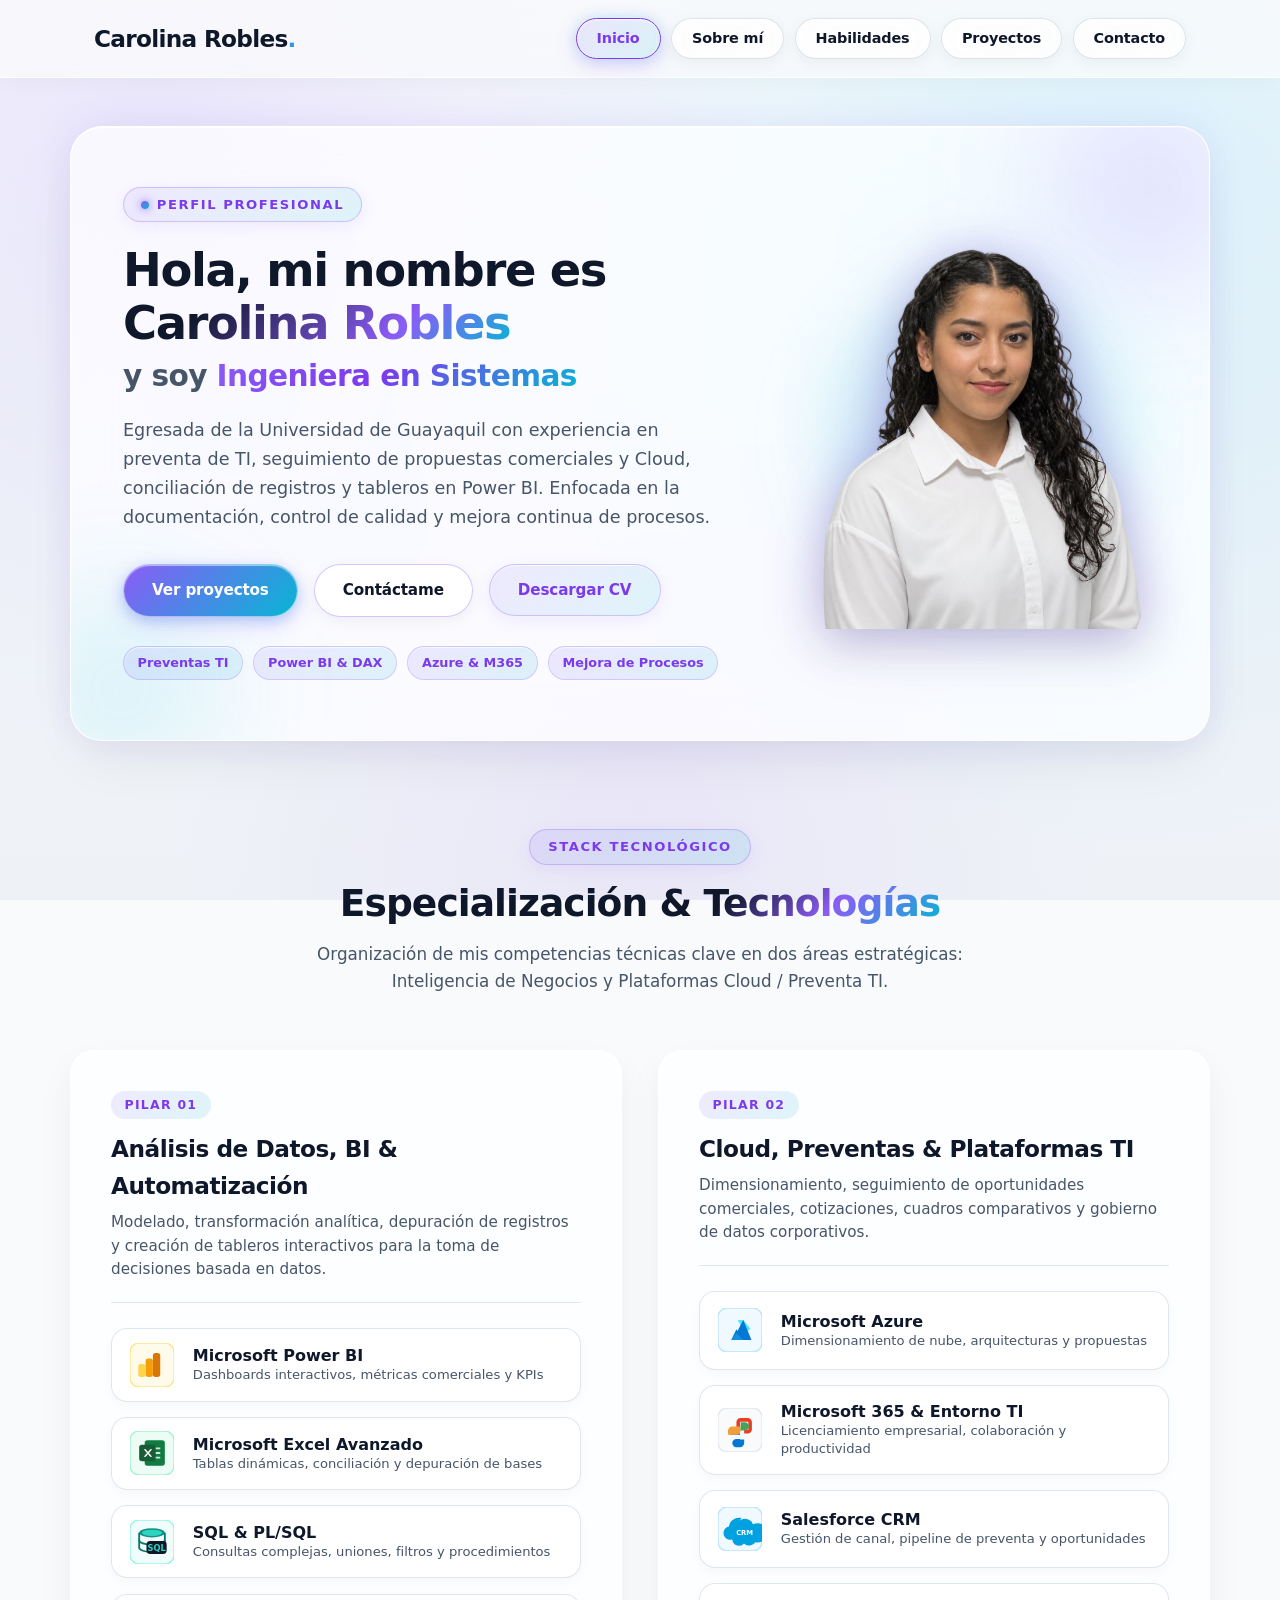
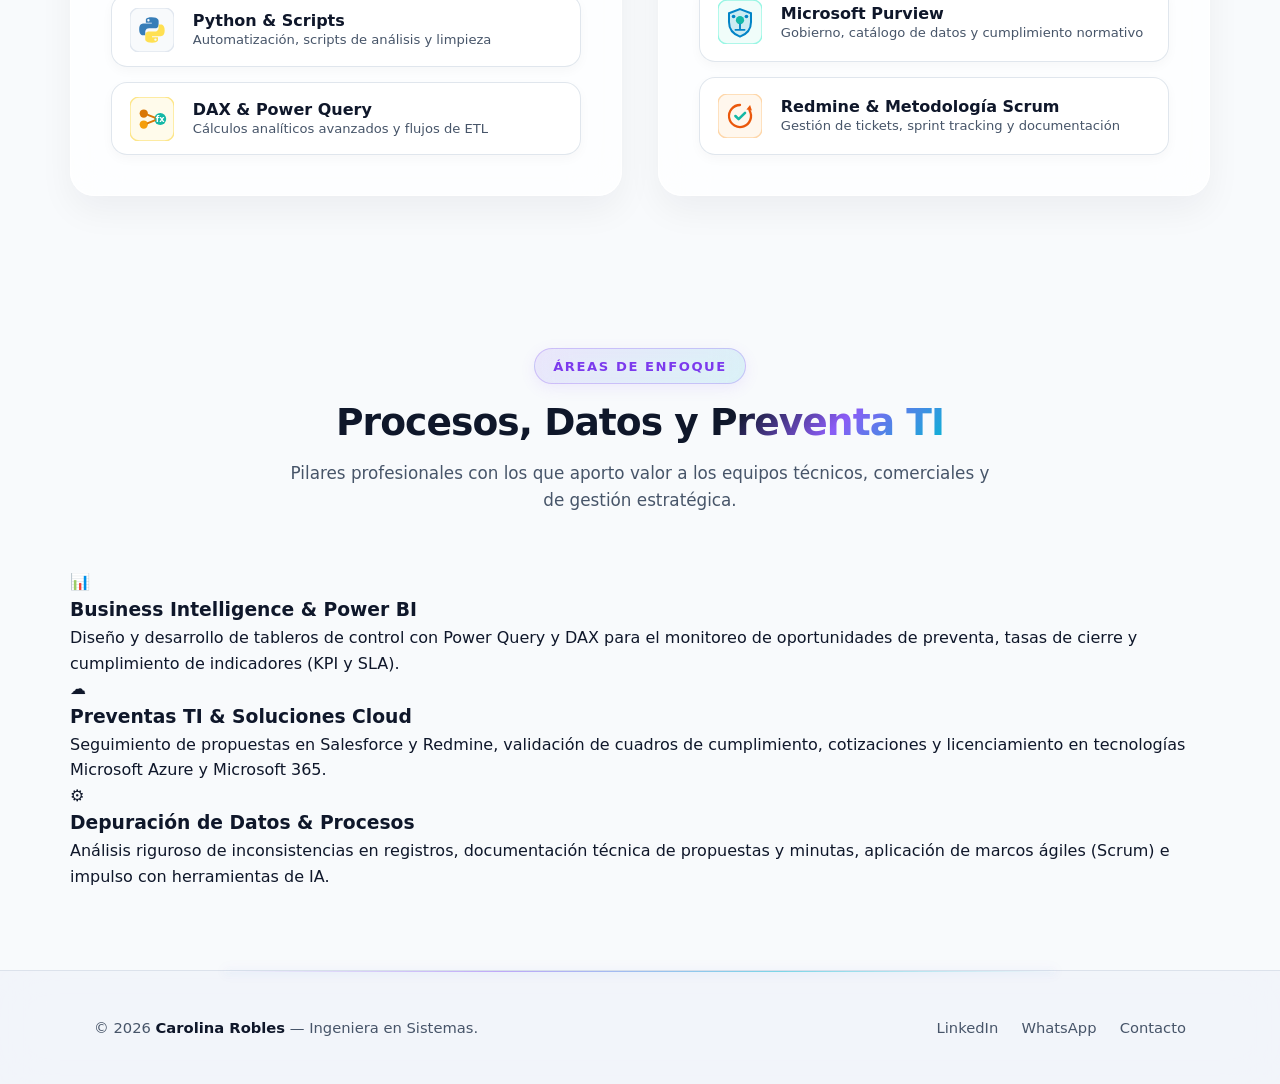
<file: index.html>
<!DOCTYPE html>
<html lang="es">
<head>
  <meta charset="UTF-8">
  <meta name="viewport" content="width=device-width, initial-scale=1.0">
  <title>Inicio | Carolina Robles - Ingeniera en Sistemas</title>
  <!-- Estilos Globales y Específicos -->
  <link rel="stylesheet" href="css/global.css">
  <link rel="stylesheet" href="css/pages.css">
</head>
<body>

  <!-- ================= ENCABEZADO Y NAVEGACIÓN (APPLE LIQUID GLASS) ================= -->
  <header class="site-header">
    <nav class="navbar container">
      <a href="index.html" class="logo">Carolina Robles<span>.</span></a>
      <!-- Botón Menú para Móvil -->
      <button class="menu-toggle" id="menu-toggle" aria-label="Abrir menú de navegación" aria-expanded="false">
        <span class="menu-icon">
          <span></span>
          <span></span>
          <span></span>
        </span>
      </button>
      <!-- Enlaces de Navegación (Cápsulas iOS Liquid Glass sin emojis) -->
      <ul class="nav-menu" id="nav-menu">
        <li><a href="index.html" class="nav-link">Inicio</a></li>
        <li><a href="about.html" class="nav-link">Sobre mí</a></li>
        <li><a href="skills.html" class="nav-link">Habilidades</a></li>
        <li><a href="projects.html" class="nav-link">Proyectos</a></li>
        <li><a href="contact.html" class="nav-link">Contacto</a></li>
      </ul>
    </nav>
  </header>

  <!-- ================= CONTENIDO PRINCIPAL ================= -->
  <main>
    <!-- Sección Hero Tipo Banner Liquid Glass (Texto a la izquierda, Foto a la derecha) -->
    <section class="hero-banner-section container">
      <div class="hero-banner">
        <div class="hero-banner-grid">
          
          <!-- Columna Izquierda: Mensaje y Contenido -->
          <div class="hero-banner-content">
            <div class="hero-greeting-pill">
              <span class="greeting-dot"></span> Perfil Profesional
            </div>
            
            <h1 class="hero-banner-title">
              Hola, mi nombre es <br>
              <span class="hero-name-highlight">Carolina Robles</span>
            </h1>

            <h2 class="hero-banner-subtitle">
              y soy <span class="hero-role-highlight">Ingeniera en Sistemas</span>
            </h2>

            <p class="hero-banner-description">
              Egresada de la Universidad de Guayaquil con experiencia en preventa de TI, seguimiento de propuestas comerciales y Cloud, conciliación de registros y tableros en Power BI. Enfocada en la documentación, control de calidad y mejora continua de procesos.
            </p>

            <div class="hero-banner-actions">
              <a href="projects.html" class="btn btn-primary">Ver proyectos</a>
              <a href="contact.html" class="btn btn-outline">Contáctame</a>
              <a href="assets/docs/Carolina_Robles_CV.pdf" download="Carolina_Robles_CV.pdf" class="btn btn-glass">Descargar CV</a>
            </div>

            <!-- Etiquetas de Especialidad Liquid Glass -->
            <div class="hero-banner-tags">
              <span class="badge">Preventas TI</span>
              <span class="badge">Power BI &amp; DAX</span>
              <span class="badge">Azure &amp; M365</span>
              <span class="badge">Mejora de Procesos</span>
            </div>
          </div>

          <!-- Columna Derecha: Foto tipo PNG de Carolina con Reflejo Liquid Glass -->
          <div class="hero-banner-photo-wrapper">
            <div class="hero-spotlight"></div>
            <img src="assets/img/profile.png" alt="Carolina Robles - Ingeniera en Sistemas" class="hero-banner-photo">
          </div>

        </div>
      </div>
    </section>

    <!-- ================= DOS TARJETAS SEPARANDO TECNOLOGÍAS CON SUS LOGOS ================= -->
    <section class="section container tech-cards-section">
      <div class="section-header">
        <span class="section-tag">Stack Tecnológico</span>
        <h2 class="section-title">Especialización &amp; <span>Tecnologías</span></h2>
        <p class="section-description">
          Organización de mis competencias técnicas clave en dos áreas estratégicas: Inteligencia de Negocios y Plataformas Cloud / Preventa TI.
        </p>
      </div>

      <div class="tech-cards-grid">
        <!-- TARJETA 1: ANÁLISIS DE DATOS, BI & AUTOMATIZACIÓN -->
        <article class="tech-card">
          <div class="tech-card-header">
            <span class="tech-card-tag">Pilar 01</span>
            <h3 class="tech-card-title">Análisis de Datos, BI &amp; Automatización</h3>
            <p class="tech-card-desc">
              Modelado, transformación analítica, depuración de registros y creación de tableros interactivos para la toma de decisiones basada en datos.
            </p>
          </div>

          <div class="tech-logos-grid">
            <!-- 1. Power BI -->
            <div class="tech-logo-item">
              <div class="tech-logo-icon">
                <svg viewBox="0 0 48 48" width="44" height="44" fill="none" xmlns="http://www.w3.org/2000/svg">
                  <rect width="48" height="48" rx="10" fill="#FFFBEB" stroke="#FDE68A" stroke-width="1.5"/>
                  <path d="M30 11a3 3 0 0 1 3 3v20a3 3 0 0 1-3 3h-2a3 3 0 0 1-3-3V14a3 3 0 0 1 3-3h2z" fill="#D97706"/>
                  <path d="M22 17a3 3 0 0 1 3 3v14a3 3 0 0 1-3 3h-2a3 3 0 0 1-3-3V20a3 3 0 0 1 3-3h2z" fill="#F59E0B"/>
                  <path d="M14 23a3 3 0 0 1 3 3v8a3 3 0 0 1-3 3h-2a3 3 0 0 1-3-3v-8a3 3 0 0 1 3-3h2z" fill="#FCD34D"/>
                </svg>
              </div>
              <div class="tech-logo-info">
                <span class="tech-logo-name">Microsoft Power BI</span>
                <span class="tech-logo-detail">Dashboards interactivos, métricas comerciales y KPIs</span>
              </div>
            </div>

            <!-- 2. Microsoft Excel Avanzado -->
            <div class="tech-logo-item">
              <div class="tech-logo-icon">
                <svg viewBox="0 0 48 48" width="44" height="44" fill="none" xmlns="http://www.w3.org/2000/svg">
                  <rect width="48" height="48" rx="10" fill="#ECFDF5" stroke="#A7F3D0" stroke-width="1.5"/>
                  <rect x="16" y="10" width="22" height="28" rx="3" fill="#107C41"/>
                  <path d="M22 18h11v2H22v-2zm0 5h11v2H22v-2zm0 5h11v2H22v-2z" fill="#FFFFFF" fill-opacity="0.8"/>
                  <rect x="10" y="15" width="18" height="18" rx="3" fill="#185C37"/>
                  <path d="M15 20l3.5 4-3.5 4h2.2l2.4-2.9 2.4 2.9h2.2L20.7 24l3.5-4H22l-2.4 2.9L17.2 20H15z" fill="#FFFFFF"/>
                </svg>
              </div>
              <div class="tech-logo-info">
                <span class="tech-logo-name">Microsoft Excel Avanzado</span>
                <span class="tech-logo-detail">Tablas dinámicas, conciliación y depuración de bases</span>
              </div>
            </div>

            <!-- 3. SQL & PL/SQL -->
            <div class="tech-logo-item">
              <div class="tech-logo-icon">
                <svg viewBox="0 0 48 48" width="44" height="44" fill="none" xmlns="http://www.w3.org/2000/svg">
                  <rect width="48" height="48" rx="10" fill="#F0FDFA" stroke="#99F6E4" stroke-width="1.5"/>
                  <ellipse cx="24" cy="14" rx="14" ry="5" fill="#0D9488"/>
                  <ellipse cx="24" cy="14" rx="11" ry="3.5" fill="#2DD4BF"/>
                  <path d="M10 14v8c0 2.76 6.27 5 14 5s14-2.24 14-5v-8" stroke="#0F766E" stroke-width="2" fill="none"/>
                  <path d="M10 22v8c0 2.76 6.27 5 14 5s14-2.24 14-5v-8" stroke="#0F766E" stroke-width="2" fill="none"/>
                  <rect x="18" y="23" width="22" height="14" rx="4" fill="#0F172A"/>
                  <text x="29" y="33.5" font-family="system-ui, -apple-system, sans-serif" font-size="9" font-weight="800" fill="#2DD4BF" text-anchor="middle">SQL</text>
                </svg>
              </div>
              <div class="tech-logo-info">
                <span class="tech-logo-name">SQL &amp; PL/SQL</span>
                <span class="tech-logo-detail">Consultas complejas, uniones, filtros y procedimientos</span>
              </div>
            </div>

            <!-- 4. Python -->
            <div class="tech-logo-item">
              <div class="tech-logo-icon">
                <svg viewBox="0 0 48 48" width="44" height="44" fill="none" xmlns="http://www.w3.org/2000/svg">
                  <rect width="48" height="48" rx="10" fill="#F8FAFC" stroke="#E2E8F0" stroke-width="1.5"/>
                  <g transform="translate(10, 10) scale(0.58)">
                    <path d="M23.6 0c-11.7 0-11 5.1-11 5.1l.01 5.3h11.2v1.6H8.2S0 11.1 0 22.8c0 11.7 7.2 11.3 7.2 11.3h4.3v-6s-.2-7.2 7.1-7.2h11.1s6.9.1 6.9-6.8V7.1S37.5 0 23.6 0zm-6.2 3.6a2.2 2.2 0 1 1 0 4.4 2.2 2.2 0 0 1 0-4.4z" fill="#387EB8"/>
                    <path d="M24.4 48c11.7 0 11-5.1 11-5.1l-.01-5.3H24.2v-1.6h15.6s8.2.9 8.2-10.8c0-11.7-7.2-11.3-7.2-11.3h-4.3v6s.2 7.2-7.1 7.2H18.3s-6.9-.1-6.9 6.8v7.1s-.9 7.1 13 7.1zm6.2-3.6a2.2 2.2 0 1 1 0-4.4 2.2 2.2 0 0 1 0 4.4z" fill="#FFE052"/>
                  </g>
                </svg>
              </div>
              <div class="tech-logo-info">
                <span class="tech-logo-name">Python &amp; Scripts</span>
                <span class="tech-logo-detail">Automatización, scripts de análisis y limpieza</span>
              </div>
            </div>

            <!-- 5. DAX & Power Query -->
            <div class="tech-logo-item">
              <div class="tech-logo-icon">
                <svg viewBox="0 0 48 48" width="44" height="44" fill="none" xmlns="http://www.w3.org/2000/svg">
                  <rect width="48" height="48" rx="10" fill="#FFFBEB" stroke="#FDE68A" stroke-width="1.5"/>
                  <circle cx="15" cy="18" r="4.5" fill="#D97706"/>
                  <circle cx="15" cy="30" r="4.5" fill="#F59E0B"/>
                  <circle cx="33" cy="24" r="6.5" fill="#14B8A6"/>
                  <path d="M19.5 19.5L27 22.5M19.5 28.5L27 25.5" stroke="#D97706" stroke-width="2.2" stroke-linecap="round"/>
                  <text x="33" y="27.5" font-family="system-ui, -apple-system, sans-serif" font-size="9" font-weight="900" fill="#FFFFFF" text-anchor="middle">fx</text>
                </svg>
              </div>
              <div class="tech-logo-info">
                <span class="tech-logo-name">DAX &amp; Power Query</span>
                <span class="tech-logo-detail">Cálculos analíticos avanzados y flujos de ETL</span>
              </div>
            </div>
          </div>
        </article>

        <!-- TARJETA 2: CLOUD, PREVENTAS & PLATAFORMAS TI -->
        <article class="tech-card">
          <div class="tech-card-header">
            <span class="tech-card-tag">Pilar 02</span>
            <h3 class="tech-card-title">Cloud, Preventas &amp; Plataformas TI</h3>
            <p class="tech-card-desc">
              Dimensionamiento, seguimiento de oportunidades comerciales, cotizaciones, cuadros comparativos y gobierno de datos corporativos.
            </p>
          </div>

          <div class="tech-logos-grid">
            <!-- 1. Microsoft Azure -->
            <div class="tech-logo-item">
              <div class="tech-logo-icon">
                <svg viewBox="0 0 48 48" width="44" height="44" fill="none" xmlns="http://www.w3.org/2000/svg">
                  <rect width="48" height="48" rx="10" fill="#F0F9FF" stroke="#BAE6FD" stroke-width="1.5"/>
                  <path d="M14.5 35h12.8l-7.2-11.8L14.5 35z" fill="#0078D4"/>
                  <path d="M21.5 13l7.9 14.5 6.1-4.8L27.6 13h-6.1z" fill="#50E6FF"/>
                  <path d="M27.6 13l-7.5 14.2 7.2 7.8h9.2L27.6 13z" fill="#0078D4"/>
                  <path d="M20.1 27.2l7.2 7.8H14.5l5.6-7.8z" fill="#1490DF"/>
                </svg>
              </div>
              <div class="tech-logo-info">
                <span class="tech-logo-name">Microsoft Azure</span>
                <span class="tech-logo-detail">Dimensionamiento de nube, arquitecturas y propuestas</span>
              </div>
            </div>

            <!-- 2. Microsoft 365 -->
            <div class="tech-logo-item">
              <div class="tech-logo-icon">
                <svg viewBox="0 0 48 48" width="44" height="44" fill="none" xmlns="http://www.w3.org/2000/svg">
                  <rect width="48" height="48" rx="10" fill="#F8FAFC" stroke="#E2E8F0" stroke-width="1.5"/>
                  <g transform="translate(11, 11) scale(0.65)">
                    <path d="M21 0a7 7 0 0 0-7 7v10.5h6V7a1 1 0 0 1 1-1h12a1 1 0 0 1 1 1v12a1 1 0 0 1-1 1h-6v6h6a7 7 0 0 0 7-7V7a7 7 0 0 0-7-7H21z" fill="#EA3E23"/>
                    <path d="M0 21a7 7 0 0 0 7 7h12a1 1 0 0 1 1 1v6h-6a7 7 0 0 0-7 7 7 7 0 0 0 7 7h6a7 7 0 0 0 7-7v-6h-6a1 1 0 0 1-1-1V28a7 7 0 0 0-7-7H0z" fill="#0078D4"/>
                    <path d="M7 14a7 7 0 0 0-7 7v7h14a7 7 0 0 0 7-7v-7H7z" fill="#F19E38"/>
                    <path d="M28 21a7 7 0 0 0 7-7 7 7 0 0 0-7-7h-7v14h7z" fill="#46A35E"/>
                  </g>
                </svg>
              </div>
              <div class="tech-logo-info">
                <span class="tech-logo-name">Microsoft 365 &amp; Entorno TI</span>
                <span class="tech-logo-detail">Licenciamiento empresarial, colaboración y productividad</span>
              </div>
            </div>

            <!-- 3. Salesforce CRM -->
            <div class="tech-logo-item">
              <div class="tech-logo-icon">
                <svg viewBox="0 0 48 48" width="44" height="44" fill="none" xmlns="http://www.w3.org/2000/svg">
                  <rect width="48" height="48" rx="10" fill="#F0F9FF" stroke="#BAE6FD" stroke-width="1.5"/>
                  <g transform="translate(8, 12)">
                    <path d="M13.2 5.5c1.6-2.9 4.7-4.8 8.2-4.8 4 0 7.4 2.5 8.7 6.1 1.6-.7 3.3-1.1 5.1-1.1 5.9 0 10.7 4.7 10.7 10.5s-4.8 10.5-10.7 10.5c-.8 0-1.6-.1-2.4-.3-1.5 2.1-4 3.5-6.8 3.5-2.2 0-4.2-.8-5.7-2.2-1.3 1.6-3.3 2.6-5.5 2.6-3.8 0-7-3-7.2-6.8-.7.2-1.4.3-2.1.3-4.1 0-7.5-3.3-7.5-7.4 0-3.6 2.6-6.6 6-7.2.7-5.4 5.3-9.6 10.9-9.6.9 0 1.8.1 2.6.4l.2.2z" fill="#00A1E0"/>
                    <text x="21" y="19" font-family="system-ui, -apple-system, sans-serif" font-size="7.5" font-weight="900" fill="#FFFFFF" text-anchor="middle" letter-spacing="-0.02em">CRM</text>
                  </g>
                </svg>
              </div>
              <div class="tech-logo-info">
                <span class="tech-logo-name">Salesforce CRM</span>
                <span class="tech-logo-detail">Gestión de canal, pipeline de preventa y oportunidades</span>
              </div>
            </div>

            <!-- 4. Microsoft Purview -->
            <div class="tech-logo-item">
              <div class="tech-logo-icon">
                <svg viewBox="0 0 48 48" width="44" height="44" fill="none" xmlns="http://www.w3.org/2000/svg">
                  <rect width="48" height="48" rx="10" fill="#F0FDFA" stroke="#99F6E4" stroke-width="1.5"/>
                  <path d="M24 10l12 4.5v9.5c0 8.5-5.2 13.5-12 16-6.8-2.5-12-7.5-12-16v-9.5L24 10z" fill="#0284C7" fill-opacity="0.15" stroke="#0284C7" stroke-width="2.2"/>
                  <circle cx="24" cy="22" r="4.5" fill="#14B8A6"/>
                  <path d="M24 26.5v6M19 32.5h10" stroke="#0284C7" stroke-width="2" stroke-linecap="round"/>
                  <circle cx="17" cy="18" r="2" fill="#0284C7"/>
                  <circle cx="31" cy="18" r="2" fill="#0284C7"/>
                </svg>
              </div>
              <div class="tech-logo-info">
                <span class="tech-logo-name">Microsoft Purview</span>
                <span class="tech-logo-detail">Gobierno, catálogo de datos y cumplimiento normativo</span>
              </div>
            </div>

            <!-- 5. Redmine & Scrum -->
            <div class="tech-logo-item">
              <div class="tech-logo-icon">
                <svg viewBox="0 0 48 48" width="44" height="44" fill="none" xmlns="http://www.w3.org/2000/svg">
                  <rect width="48" height="48" rx="10" fill="#FFF7ED" stroke="#FED7AA" stroke-width="1.5"/>
                  <path d="M24 12a12 12 0 1 0 10.4 6" stroke="#EA580C" stroke-width="2.5" stroke-linecap="round" fill="none"/>
                  <path d="M35 12l2 6-6-1" fill="#EA580C"/>
                  <path d="M19 24l3.5 3.5 7-7" stroke="#14B8A6" stroke-width="2.8" stroke-linecap="round" stroke-linejoin="round"/>
                </svg>
              </div>
              <div class="tech-logo-info">
                <span class="tech-logo-name">Redmine &amp; Metodología Scrum</span>
                <span class="tech-logo-detail">Gestión de tickets, sprint tracking y documentación</span>
              </div>
            </div>
          </div>
        </article>
      </div>
    </section>

    <!-- Sección de Fortalezas Destacadas (Highlights) -->
    <section class="section container">
      <div class="section-header">
        <span class="section-tag">Áreas de Enfoque</span>
        <h2 class="section-title">Procesos, Datos y <span>Preventa TI</span></h2>
        <p class="section-description">
          Pilares profesionales con los que aporto valor a los equipos técnicos, comerciales y de gestión estratégica.
        </p>
      </div>

      <div class="highlights-grid">
        <!-- Tarjeta 1 -->
        <article class="highlight-card">
          <div class="highlight-icon">📊</div>
          <h3 class="highlight-title">Business Intelligence &amp; Power BI</h3>
          <p class="highlight-desc">
            Diseño y desarrollo de tableros de control con Power Query y DAX para el monitoreo de oportunidades de preventa, tasas de cierre y cumplimiento de indicadores (KPI y SLA).
          </p>
        </article>

        <!-- Tarjeta 2 -->
        <article class="highlight-card">
          <div class="highlight-icon">☁️</div>
          <h3 class="highlight-title">Preventas TI &amp; Soluciones Cloud</h3>
          <p class="highlight-desc">
            Seguimiento de propuestas en Salesforce y Redmine, validación de cuadros de cumplimiento, cotizaciones y licenciamiento en tecnologías Microsoft Azure y Microsoft 365.
          </p>
        </article>

        <!-- Tarjeta 3 -->
        <article class="highlight-card">
          <div class="highlight-icon">⚙️</div>
          <h3 class="highlight-title">Depuración de Datos &amp; Procesos</h3>
          <p class="highlight-desc">
            Análisis riguroso de inconsistencias en registros, documentación técnica de propuestas y minutas, aplicación de marcos ágiles (Scrum) e impulso con herramientas de IA.
          </p>
        </article>
      </div>
    </section>
  </main>

  <!-- ================= PIE DE PÁGINA (FOOTER) ================= -->
  <footer class="site-footer">
    <div class="container footer-content">
      <p class="footer-copy">
        &copy; <span id="current-year"></span> <strong>Carolina Robles</strong> — Ingeniera en Sistemas.
      </p>
      <ul class="footer-links">
        <li><a href="https://linkedin.com/" target="_blank" rel="noopener noreferrer" class="footer-link">LinkedIn</a></li>
        <li><a href="https://wa.me/593984660901" target="_blank" rel="noopener noreferrer" class="footer-link">WhatsApp</a></li>
        <li><a href="contact.html" class="footer-link">Contacto</a></li>
      </ul>
    </div>
  </footer>

  <!-- Script Global -->
  <script src="js/main.js"></script>
</body>
</html>
</file>
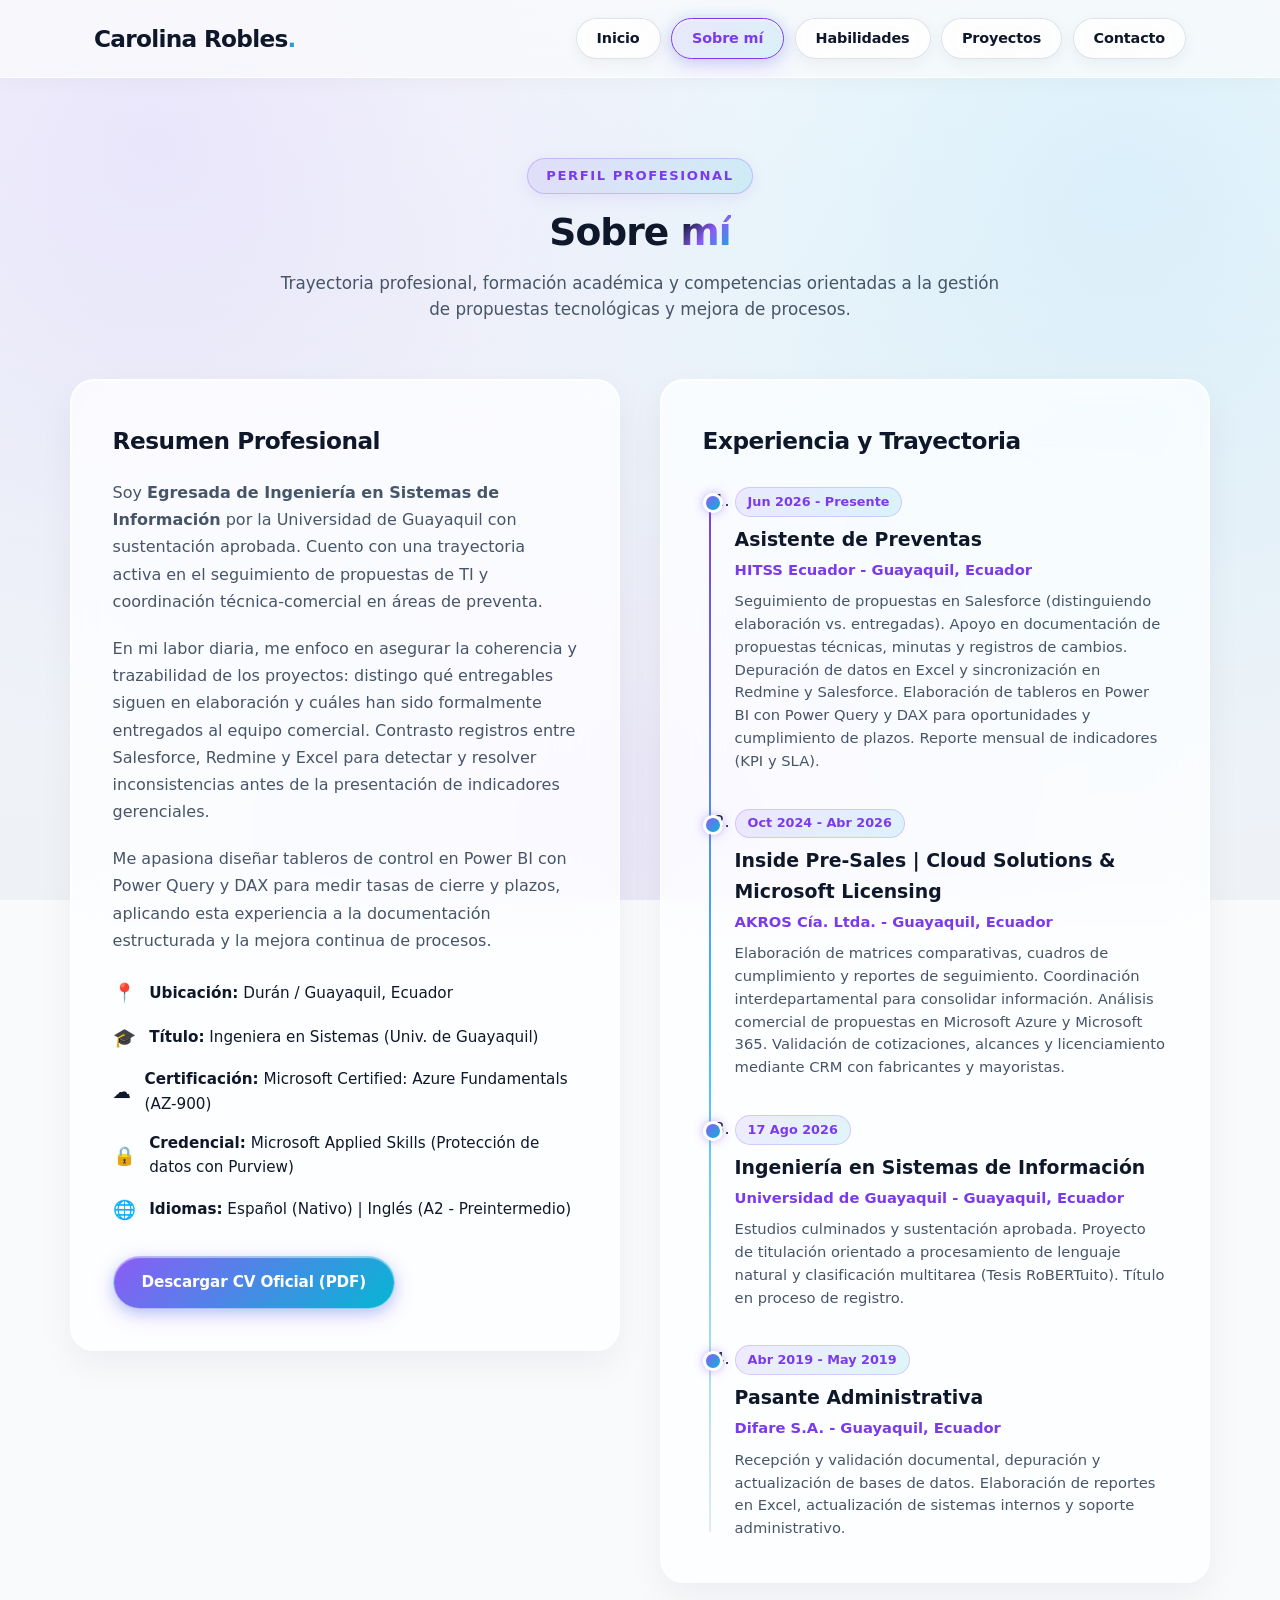
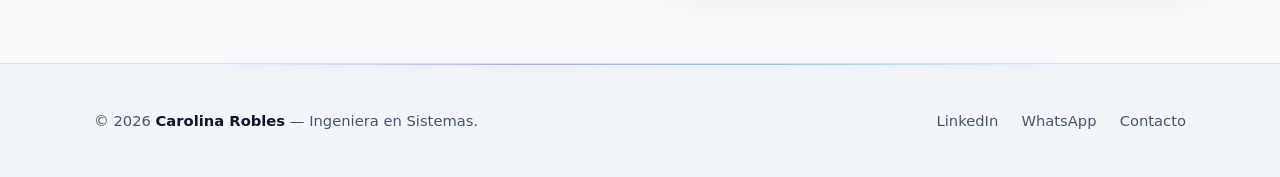
<file: about.html>
<!DOCTYPE html>
<html lang="es">
<head>
  <meta charset="UTF-8">
  <meta name="viewport" content="width=device-width, initial-scale=1.0">
  <title>Sobre mí | Carolina Robles - Ingeniera en Sistemas</title>
  <!-- Estilos Globales y Específicos -->
  <link rel="stylesheet" href="css/global.css">
  <link rel="stylesheet" href="css/pages.css">
</head>
<body>

  <!-- ================= ENCABEZADO Y NAVEGACIÓN (APPLE LIQUID GLASS) ================= -->
  <header class="site-header">
    <nav class="navbar container">
      <a href="index.html" class="logo">Carolina Robles<span>.</span></a>
      <!-- Botón Menú para Móvil -->
      <button class="menu-toggle" id="menu-toggle" aria-label="Abrir menú de navegación" aria-expanded="false">
        <span class="menu-icon">
          <span></span>
          <span></span>
          <span></span>
        </span>
      </button>
      <!-- Enlaces de Navegación (Cápsulas iOS Liquid Glass sin emojis) -->
      <ul class="nav-menu" id="nav-menu">
        <li><a href="index.html" class="nav-link">Inicio</a></li>
        <li><a href="about.html" class="nav-link">Sobre mí</a></li>
        <li><a href="skills.html" class="nav-link">Habilidades</a></li>
        <li><a href="projects.html" class="nav-link">Proyectos</a></li>
        <li><a href="contact.html" class="nav-link">Contacto</a></li>
      </ul>
    </nav>
  </header>

  <!-- ================= CONTENIDO PRINCIPAL ================= -->
  <main class="section container">
    <div class="section-header">
      <span class="section-tag">Perfil Profesional</span>
      <h2 class="section-title">Sobre <span>mí</span></h2>
      <p class="section-description">
        Trayectoria profesional, formación académica y competencias orientadas a la gestión de propuestas tecnológicas y mejora de procesos.
      </p>
    </div>

    <!-- Cuadrícula de 2 Columnas: Biografía y Trayectoria -->
    <div class="about-grid">
      <!-- Columna Izquierda: Biografía Personal y Descarga de CV -->
      <section class="bio-card">
        <h3>Resumen Profesional</h3>
        <p>
          Soy <strong>Egresada de Ingeniería en Sistemas de Información</strong> por la Universidad de Guayaquil con sustentación aprobada. Cuento con una trayectoria activa en el seguimiento de propuestas de TI y coordinación técnica-comercial en áreas de preventa.
        </p>
        <p>
          En mi labor diaria, me enfoco en asegurar la coherencia y trazabilidad de los proyectos: distingo qué entregables siguen en elaboración y cuáles han sido formalmente entregados al equipo comercial. Contrasto registros entre Salesforce, Redmine y Excel para detectar y resolver inconsistencias antes de la presentación de indicadores gerenciales.
        </p>
        <p>
          Me apasiona diseñar tableros de control en Power BI con Power Query y DAX para medir tasas de cierre y plazos, aplicando esta experiencia a la documentación estructurada y la mejora continua de procesos.
        </p>

        <!-- Datos clave -->
        <div class="bio-highlights">
          <div class="bio-highlight-item">
            <span class="icon">📍</span>
            <span><strong>Ubicación:</strong> Durán / Guayaquil, Ecuador</span>
          </div>
          <div class="bio-highlight-item">
            <span class="icon">🎓</span>
            <span><strong>Título:</strong> Ingeniera en Sistemas (Univ. de Guayaquil)</span>
          </div>
          <div class="bio-highlight-item">
            <span class="icon">☁️</span>
            <span><strong>Certificación:</strong> Microsoft Certified: Azure Fundamentals (AZ-900)</span>
          </div>
          <div class="bio-highlight-item">
            <span class="icon">🔒</span>
            <span><strong>Credencial:</strong> Microsoft Applied Skills (Protección de datos con Purview)</span>
          </div>
          <div class="bio-highlight-item">
            <span class="icon">🌐</span>
            <span><strong>Idiomas:</strong> Español (Nativo) | Inglés (A2 - Preintermedio)</span>
          </div>
        </div>

        <!-- Botón de Descarga de CV Oficial -->
        <a href="assets/docs/Carolina_Robles_CV.pdf" class="btn btn-primary" download="Carolina_Robles_CV.pdf">
          Descargar CV Oficial (PDF)
        </a>
      </section>

      <!-- Columna Derecha: Línea de Tiempo (Educación y Experiencia) -->
      <section class="timeline-card">
        <h3>Experiencia y Trayectoria</h3>
        <ol class="timeline-list">
          <!-- Item 1: HITSS -->
          <li class="timeline-item">
            <span class="timeline-date">Jun 2026 - Presente</span>
            <h4 class="timeline-title">Asistente de Preventas</h4>
            <div class="timeline-institution">HITSS Ecuador - Guayaquil, Ecuador</div>
            <p class="timeline-desc">
              Seguimiento de propuestas en Salesforce (distinguiendo elaboración vs. entregadas). Apoyo en documentación de propuestas técnicas, minutas y registros de cambios. Depuración de datos en Excel y sincronización en Redmine y Salesforce. Elaboración de tableros en Power BI con Power Query y DAX para oportunidades y cumplimiento de plazos. Reporte mensual de indicadores (KPI y SLA).
            </p>
          </li>

          <!-- Item 2: AKROS -->
          <li class="timeline-item">
            <span class="timeline-date">Oct 2024 - Abr 2026</span>
            <h4 class="timeline-title">Inside Pre-Sales | Cloud Solutions &amp; Microsoft Licensing</h4>
            <div class="timeline-institution">AKROS Cía. Ltda. - Guayaquil, Ecuador</div>
            <p class="timeline-desc">
              Elaboración de matrices comparativas, cuadros de cumplimiento y reportes de seguimiento. Coordinación interdepartamental para consolidar información. Análisis comercial de propuestas en Microsoft Azure y Microsoft 365. Validación de cotizaciones, alcances y licenciamiento mediante CRM con fabricantes y mayoristas.
            </p>
          </li>

          <!-- Item 3: Educación -->
          <li class="timeline-item">
            <span class="timeline-date">17 Ago 2026</span>
            <h4 class="timeline-title">Ingeniería en Sistemas de Información</h4>
            <div class="timeline-institution">Universidad de Guayaquil - Guayaquil, Ecuador</div>
            <p class="timeline-desc">
              Estudios culminados y sustentación aprobada. Proyecto de titulación orientado a procesamiento de lenguaje natural y clasificación multitarea (Tesis RoBERTuito). Título en proceso de registro.
            </p>
          </li>

          <!-- Item 4: Difare -->
          <li class="timeline-item">
            <span class="timeline-date">Abr 2019 - May 2019</span>
            <h4 class="timeline-title">Pasante Administrativa</h4>
            <div class="timeline-institution">Difare S.A. - Guayaquil, Ecuador</div>
            <p class="timeline-desc">
              Recepción y validación documental, depuración y actualización de bases de datos. Elaboración de reportes en Excel, actualización de sistemas internos y soporte administrativo.
            </p>
          </li>
        </ol>
      </section>
    </div>
  </main>

  <!-- ================= PIE DE PÁGINA (FOOTER) ================= -->
  <footer class="site-footer">
    <div class="container footer-content">
      <p class="footer-copy">
        &copy; <span id="current-year"></span> <strong>Carolina Robles</strong> — Ingeniera en Sistemas.
      </p>
      <ul class="footer-links">
        <li><a href="https://linkedin.com/" target="_blank" rel="noopener noreferrer" class="footer-link">LinkedIn</a></li>
        <li><a href="https://wa.me/593984660901" target="_blank" rel="noopener noreferrer" class="footer-link">WhatsApp</a></li>
        <li><a href="contact.html" class="footer-link">Contacto</a></li>
      </ul>
    </div>
  </footer>

  <!-- Script Global -->
  <script src="js/main.js"></script>
</body>
</html>
</file>
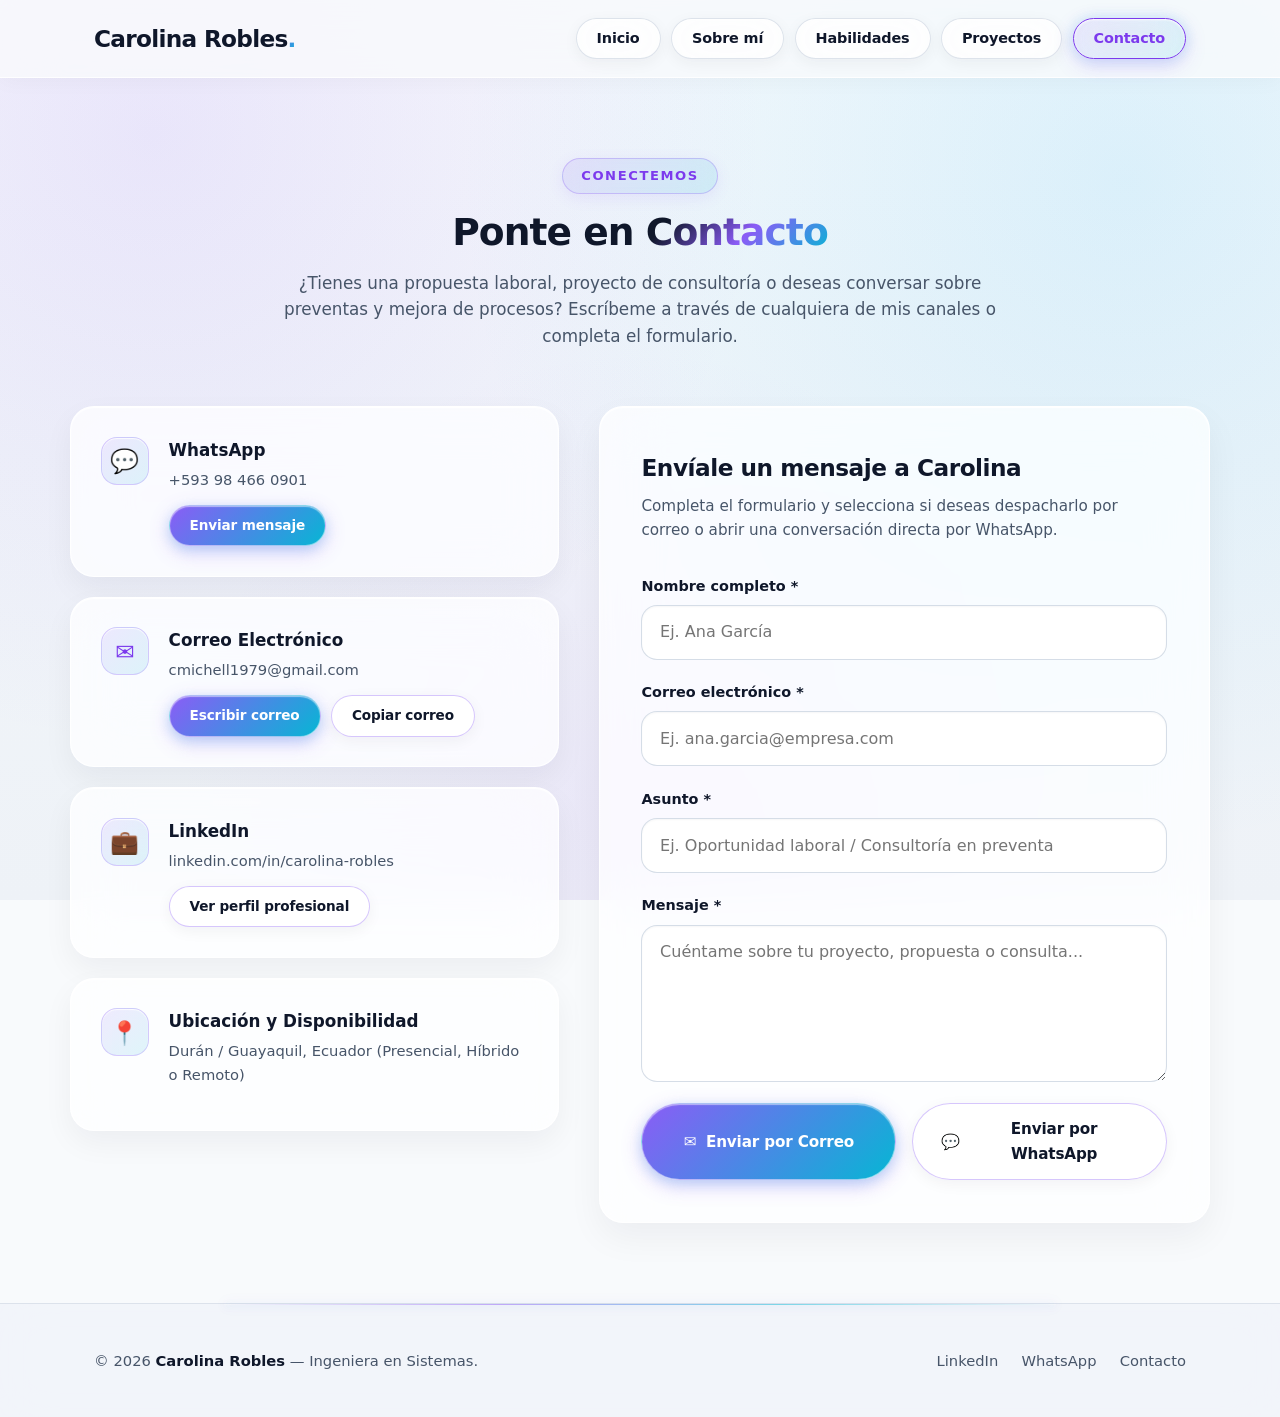
<file: contact.html>
<!DOCTYPE html>
<html lang="es">

<head>
  <meta charset="UTF-8">
  <meta name="viewport" content="width=device-width, initial-scale=1.0">
  <title>Contacto | Carolina Robles - Ingeniera en Sistemas</title>
  <!-- Estilos Globales y Específicos -->
  <link rel="stylesheet" href="css/global.css">
  <link rel="stylesheet" href="css/pages.css">
</head>

<body>

  <!-- ================= ENCABEZADO Y NAVEGACIÓN (APPLE LIQUID GLASS) ================= -->
  <header class="site-header">
    <nav class="navbar container">
      <a href="index.html" class="logo">Carolina Robles<span>.</span></a>
      <!-- Botón Menú para Móvil -->
      <button class="menu-toggle" id="menu-toggle" aria-label="Abrir menú de navegación" aria-expanded="false">
        <span class="menu-icon">
          <span></span>
          <span></span>
          <span></span>
        </span>
      </button>
      <!-- Enlaces de Navegación (Cápsulas iOS Liquid Glass sin emojis) -->
      <ul class="nav-menu" id="nav-menu">
        <li><a href="index.html" class="nav-link">Inicio</a></li>
        <li><a href="about.html" class="nav-link">Sobre mí</a></li>
        <li><a href="skills.html" class="nav-link">Habilidades</a></li>
        <li><a href="projects.html" class="nav-link">Proyectos</a></li>
        <li><a href="contact.html" class="nav-link">Contacto</a></li>
      </ul>
    </nav>
  </header>

  <!-- ================= CONTENIDO PRINCIPAL ================= -->
  <main class="section container">
    <div class="section-header">
      <span class="section-tag">Conectemos</span>
      <h2 class="section-title">Ponte en <span>Contacto</span></h2>
      <p class="section-description">
        ¿Tienes una propuesta laboral, proyecto de consultoría o deseas conversar sobre preventas y mejora de procesos?
        Escríbeme a través de cualquiera de mis canales o completa el formulario.
      </p>
    </div>

    <!-- Cuadrícula de Contacto (2 Columnas) -->
    <div class="contact-grid">

      <!-- Columna Izquierda: Canales Directos -->
      <section class="contact-channels" aria-label="Canales directos de contacto">

        <!-- Tarjeta WhatsApp -->
        <article class="channel-card">
          <div class="channel-icon">💬</div>
          <div class="channel-info">
            <h3 class="channel-title">WhatsApp</h3>
            <p class="channel-value">+593 98 466 0901</p>
            <div class="channel-actions">
              <a href="https://wa.me/593984660901?text=Hola%20Carolina,%20vi%20tu%20portafolio%20profesional%20y%20me%20gustar%C3%ADa%20contactarte."
                target="_blank" rel="noopener noreferrer" class="btn btn-sm btn-primary">
                Enviar mensaje
              </a>
            </div>
          </div>
        </article>

        <!-- Tarjeta Correo Electrónico -->
        <article class="channel-card">
          <div class="channel-icon">✉️</div>
          <div class="channel-info">
            <h3 class="channel-title">Correo Electrónico</h3>
            <p class="channel-value">cmichell1979@gmail.com</p>
            <div class="channel-actions">
              <a href="mailto:cmichell1979@gmail.com" class="btn btn-sm btn-primary">
                Escribir correo
              </a>
              <button type="button" class="btn btn-sm btn-outline" id="copy-email-btn">
                Copiar correo
              </button>
            </div>
          </div>
        </article>

        <!-- Tarjeta LinkedIn -->
        <article class="channel-card">
          <div class="channel-icon">💼</div>
          <div class="channel-info">
            <h3 class="channel-title">LinkedIn</h3>
            <p class="channel-value">linkedin.com/in/carolina-robles</p>
            <div class="channel-actions">
              <a href="https://www.linkedin.com/in/carolina-robles/" target="_blank" rel="noopener noreferrer"
                class="btn btn-sm btn-outline">
                Ver perfil profesional
              </a>
            </div>
          </div>
        </article>

        <!-- Tarjeta Ubicación -->
        <article class="channel-card">
          <div class="channel-icon">📍</div>
          <div class="channel-info">
            <h3 class="channel-title">Ubicación y Disponibilidad</h3>
            <p class="channel-value">Durán / Guayaquil, Ecuador (Presencial, Híbrido o Remoto)</p>
          </div>
        </article>

      </section>

      <!-- Columna Derecha: Formulario de Contacto -->
      <section class="contact-form-card" aria-label="Formulario de contacto">
        <h3>Envíale un mensaje a Carolina</h3>
        <p class="subtitle">Completa el formulario y selecciona si deseas despacharlo por correo o abrir una
          conversación directa por WhatsApp.</p>

        <!-- Contenedor de Retroalimentación de Validación -->
        <div id="form-feedback" class="form-feedback" role="alert" aria-live="polite"></div>

        <form id="contact-form" novalidate>
          <!-- Campo: Nombre -->
          <div class="form-group">
            <label for="name">Nombre completo *</label>
            <input type="text" id="name" name="name" class="form-control" placeholder="Ej. Ana García" required>
          </div>

          <!-- Campo: Correo -->
          <div class="form-group">
            <label for="email">Correo electrónico *</label>
            <input type="email" id="email" name="email" class="form-control" placeholder="Ej. ana.garcia@empresa.com"
              required>
          </div>

          <!-- Campo: Asunto -->
          <div class="form-group">
            <label for="subject">Asunto *</label>
            <input type="text" id="subject" name="subject" class="form-control"
              placeholder="Ej. Oportunidad laboral / Consultoría en preventa" required>
          </div>

          <!-- Campo: Mensaje -->
          <div class="form-group">
            <label for="message">Mensaje *</label>
            <textarea id="message" name="message" class="form-control" rows="5"
              placeholder="Cuéntame sobre tu proyecto, propuesta o consulta..." required></textarea>
          </div>

          <!-- Botones de Acción (Envío dual: Correo o WhatsApp) -->
          <div class="form-actions">
            <button type="submit" class="btn btn-primary" id="send-email-btn">
              <span>✉️</span> Enviar por Correo
            </button>
            <button type="button" class="btn btn-outline" id="send-whatsapp-btn">
              <span>💬</span> Enviar por WhatsApp
            </button>
          </div>
        </form>
      </section>

    </div>
  </main>

  <!-- ================= PIE DE PÁGINA (FOOTER) ================= -->
  <footer class="site-footer">
    <div class="container footer-content">
      <p class="footer-copy">
        &copy; <span id="current-year"></span> <strong>Carolina Robles</strong> — Ingeniera en Sistemas.
      </p>
      <ul class="footer-links">
        <li><a href="https://linkedin.com/" target="_blank" rel="noopener noreferrer" class="footer-link">LinkedIn</a>
        </li>
        <li><a href="https://wa.me/593984660901" target="_blank" rel="noopener noreferrer"
            class="footer-link">WhatsApp</a></li>
        <li><a href="contact.html" class="footer-link">Contacto</a></li>
      </ul>
    </div>
  </footer>

  <!-- Scripts: Global y Específico de Contacto -->
  <script src="js/main.js"></script>
  <script src="js/contact.js"></script>
</body>

</html>
</file>
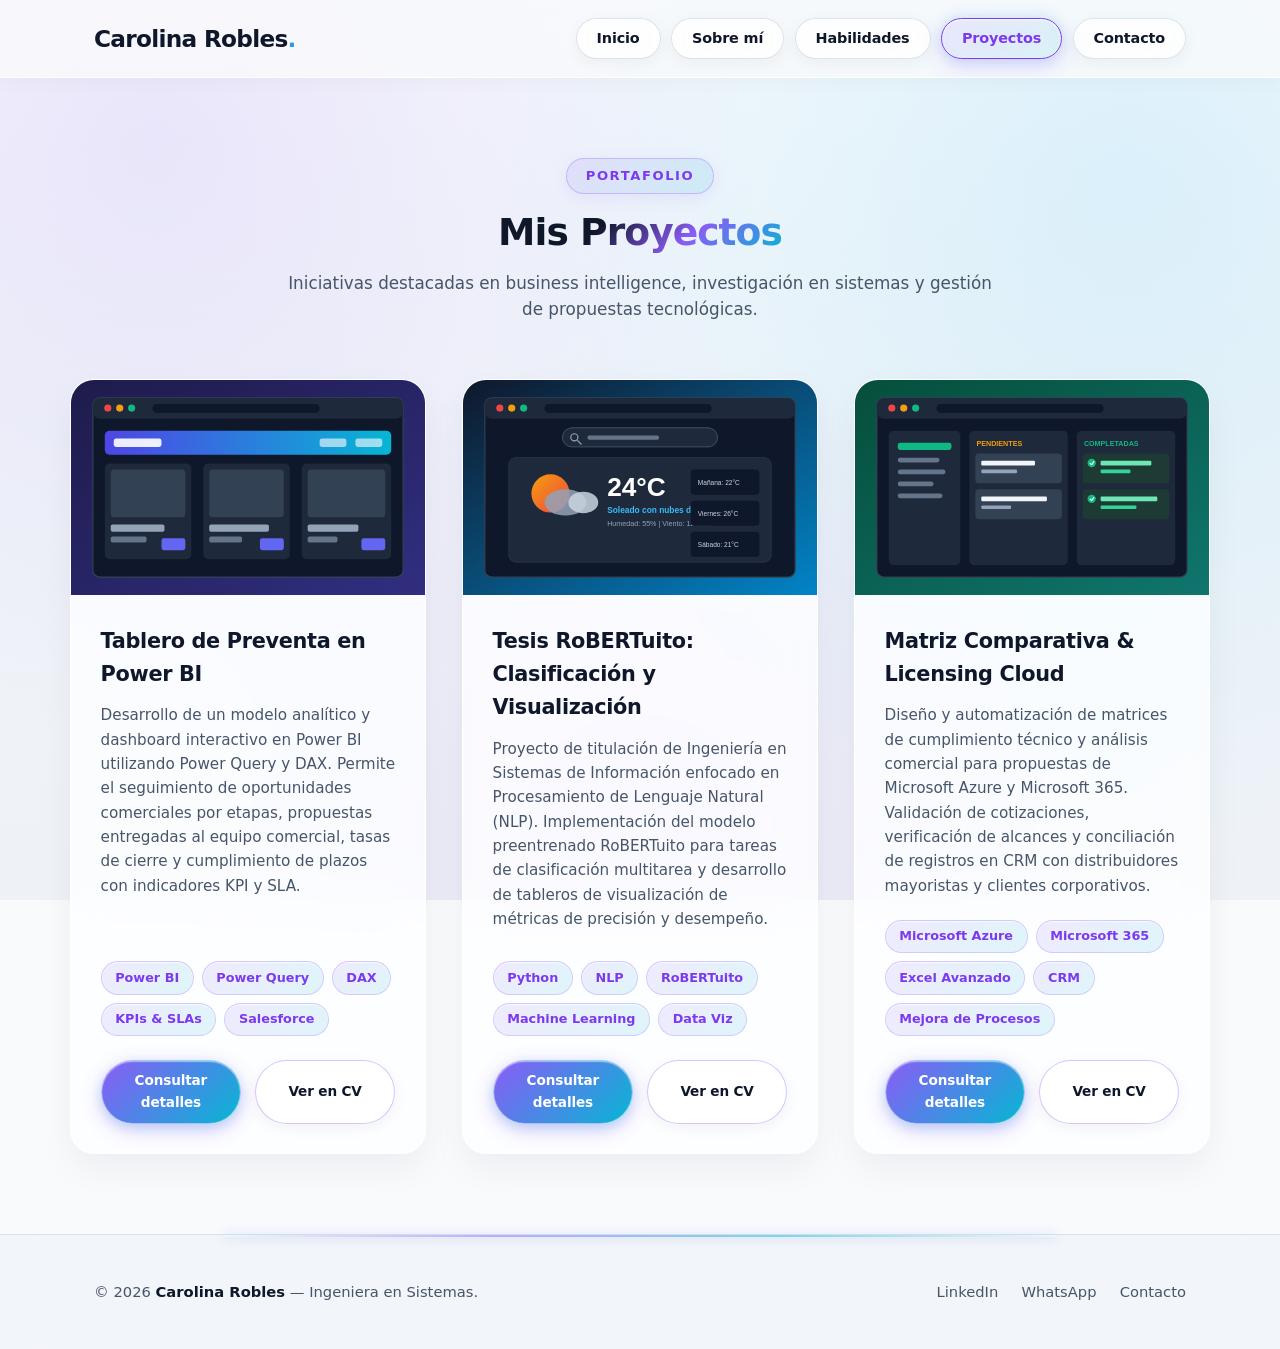
<file: projects.html>
<!DOCTYPE html>
<html lang="es">

<head>
  <meta charset="UTF-8">
  <meta name="viewport" content="width=device-width, initial-scale=1.0">
  <title>Proyectos | Carolina Robles - Ingeniera en Sistemas</title>
  <!-- Estilos Globales y Específicos -->
  <link rel="stylesheet" href="css/global.css">
  <link rel="stylesheet" href="css/pages.css">
</head>

<body>

  <!-- ================= ENCABEZADO Y NAVEGACIÓN (APPLE LIQUID GLASS) ================= -->
  <header class="site-header">
    <nav class="navbar container">
      <a href="index.html" class="logo">Carolina Robles<span>.</span></a>
      <!-- Botón Menú para Móvil -->
      <button class="menu-toggle" id="menu-toggle" aria-label="Abrir menú de navegación" aria-expanded="false">
        <span class="menu-icon">
          <span></span>
          <span></span>
          <span></span>
        </span>
      </button>
      <!-- Enlaces de Navegación (Cápsulas iOS Liquid Glass sin emojis) -->
      <ul class="nav-menu" id="nav-menu">
        <li><a href="index.html" class="nav-link">Inicio</a></li>
        <li><a href="about.html" class="nav-link">Sobre mí</a></li>
        <li><a href="skills.html" class="nav-link">Habilidades</a></li>
        <li><a href="projects.html" class="nav-link">Proyectos</a></li>
        <li><a href="contact.html" class="nav-link">Contacto</a></li>
      </ul>
    </nav>
  </header>

  <!-- ================= CONTENIDO PRINCIPAL ================= -->
  <main class="section container">
    <div class="section-header">
      <span class="section-tag">Portafolio</span>
      <h2 class="section-title">Mis <span>Proyectos</span></h2>
      <p class="section-description">
        Iniciativas destacadas en business intelligence, investigación en sistemas y gestión de propuestas tecnológicas.
      </p>
    </div>

    <!-- Cuadrícula de Proyectos -->
    <div class="projects-grid">

      <!-- Proyecto 1: Tablero de Preventa en Power BI -->
      <article class="project-card">
        <div class="project-img-wrapper">
          <img src="assets/img/project-1.svg" alt="Vista previa del tablero de preventa en Power BI"
            class="project-img">
        </div>
        <div class="project-content">
          <h3 class="project-title">Tablero de Preventa en Power BI</h3>
          <p class="project-desc">
            Desarrollo de un modelo analítico y dashboard interactivo en Power BI utilizando Power Query y DAX. Permite
            el seguimiento de oportunidades comerciales por etapas, propuestas entregadas al equipo comercial, tasas de
            cierre y cumplimiento de plazos con indicadores KPI y SLA.
          </p>
          <div class="project-badges">
            <span class="badge">Power BI</span>
            <span class="badge">Power Query</span>
            <span class="badge">DAX</span>
            <span class="badge">KPIs &amp; SLAs</span>
            <span class="badge">Salesforce</span>
          </div>
          <div class="project-links">
            <a href="contact.html" class="btn btn-sm btn-primary">Consultar detalles</a>
            <a href="assets/docs/Carolina_Robles_CV.pdf" target="_blank" class="btn btn-sm btn-outline">Ver en CV</a>
          </div>
        </div>
      </article>

      <!-- Proyecto 2: Tesis RoBERTuito -->
      <article class="project-card">
        <div class="project-img-wrapper">
          <img src="assets/img/project-3.svg" alt="Vista previa del proyecto de investigación Tesis RoBERTuito"
            class="project-img">
        </div>
        <div class="project-content">
          <h3 class="project-title">Tesis RoBERTuito: Clasificación y Visualización</h3>
          <p class="project-desc">
            Proyecto de titulación de Ingeniería en Sistemas de Información enfocado en Procesamiento de Lenguaje
            Natural (NLP). Implementación del modelo preentrenado RoBERTuito para tareas de clasificación multitarea y
            desarrollo de tableros de visualización de métricas de precisión y desempeño.
          </p>
          <div class="project-badges">
            <span class="badge">Python</span>
            <span class="badge">NLP</span>
            <span class="badge">RoBERTuito</span>
            <span class="badge">Machine Learning</span>
            <span class="badge">Data Viz</span>
          </div>
          <div class="project-links">
            <a href="contact.html" class="btn btn-sm btn-primary">Consultar detalles</a>
            <a href="assets/docs/Carolina_Robles_CV.pdf" target="_blank" class="btn btn-sm btn-outline">Ver en CV</a>
          </div>
        </div>
      </article>

      <!-- Proyecto 3: Matriz Comparativa y Licensing Cloud -->
      <article class="project-card">
        <div class="project-img-wrapper">
          <img src="assets/img/project-2.svg" alt="Vista previa de matrices comparativas de licenciamiento Cloud"
            class="project-img">
        </div>
        <div class="project-content">
          <h3 class="project-title">Matriz Comparativa &amp; Licensing Cloud</h3>
          <p class="project-desc">
            Diseño y automatización de matrices de cumplimiento técnico y análisis comercial para propuestas de
            Microsoft Azure y Microsoft 365. Validación de cotizaciones, verificación de alcances y conciliación de
            registros en CRM con distribuidores mayoristas y clientes corporativos.
          </p>
          <div class="project-badges">
            <span class="badge">Microsoft Azure</span>
            <span class="badge">Microsoft 365</span>
            <span class="badge">Excel Avanzado</span>
            <span class="badge">CRM</span>
            <span class="badge">Mejora de Procesos</span>
          </div>
          <div class="project-links">
            <a href="contact.html" class="btn btn-sm btn-primary">Consultar detalles</a>
            <a href="assets/docs/Carolina_Robles_CV.pdf" target="_blank" class="btn btn-sm btn-outline">Ver en CV</a>
          </div>
        </div>
      </article>

    </div>
  </main>

  <!-- ================= PIE DE PÁGINA (FOOTER) ================= -->
  <footer class="site-footer">
    <div class="container footer-content">
      <p class="footer-copy">
        &copy; <span id="current-year"></span> <strong>Carolina Robles</strong> — Ingeniera en Sistemas.
      </p>
      <ul class="footer-links">
        <li><a href="https://linkedin.com/" target="_blank" rel="noopener noreferrer" class="footer-link">LinkedIn</a>
        </li>
        <li><a href="https://wa.me/593984660901" target="_blank" rel="noopener noreferrer"
            class="footer-link">WhatsApp</a></li>
        <li><a href="contact.html" class="footer-link">Contacto</a></li>
      </ul>
    </div>
  </footer>

  <!-- Script Global -->
  <script src="js/main.js"></script>
</body>

</html>
</file>
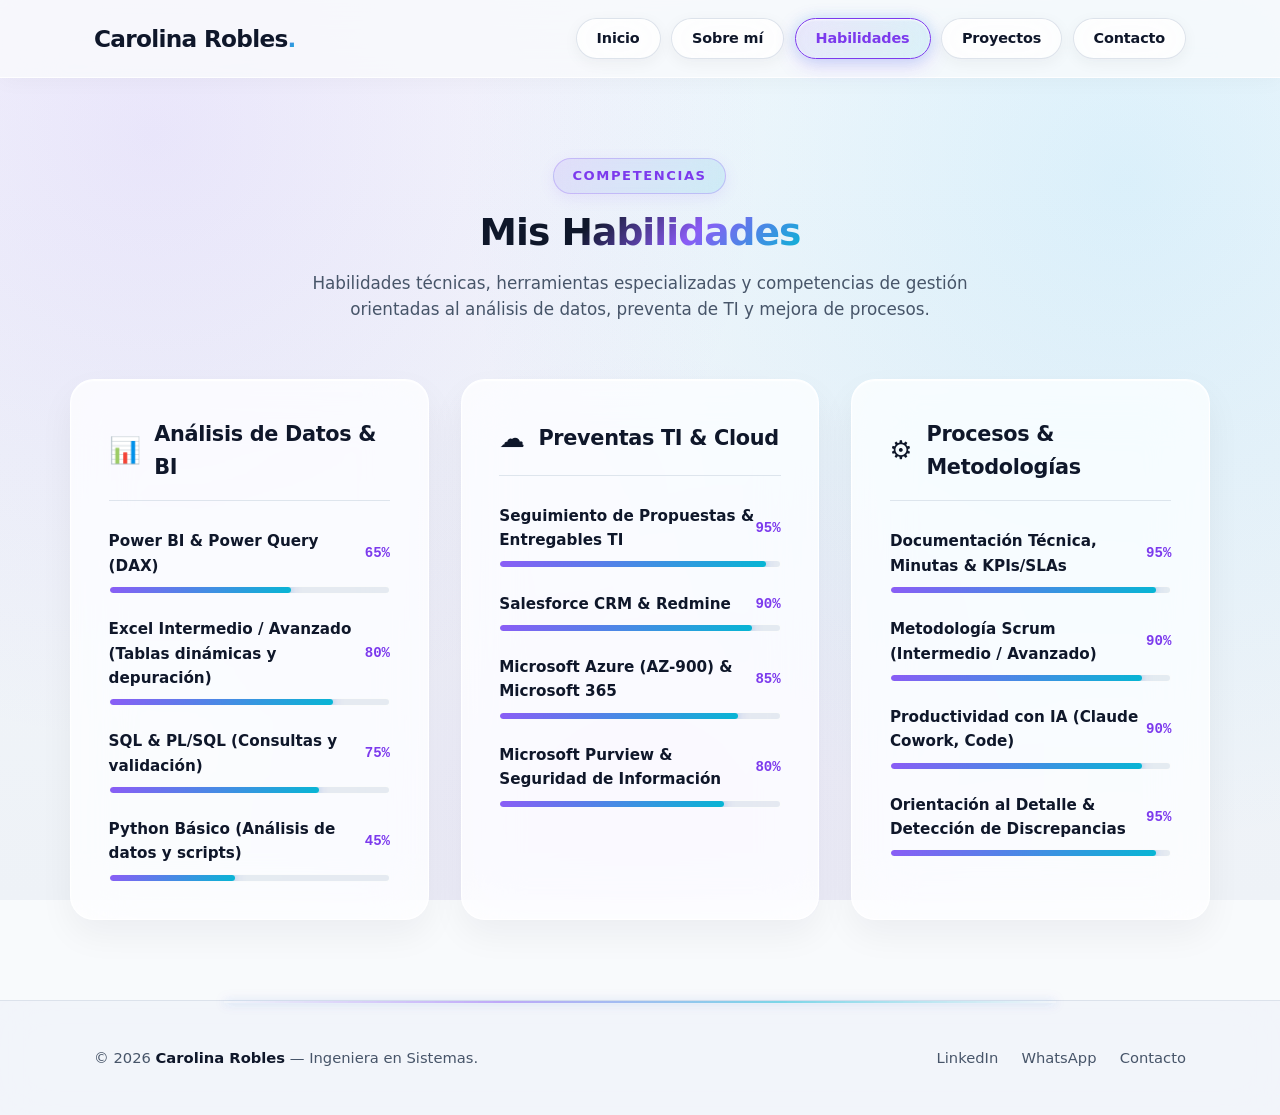
<file: skills.html>
<!DOCTYPE html>
<html lang="es">

<head>
  <meta charset="UTF-8">
  <meta name="viewport" content="width=device-width, initial-scale=1.0">
  <title>Habilidades | Carolina Robles - Ingeniera en Sistemas</title>
  <!-- Estilos Globales y Específicos -->
  <link rel="stylesheet" href="css/global.css">
  <link rel="stylesheet" href="css/pages.css">
</head>

<body>

  <!-- ================= ENCABEZADO Y NAVEGACIÓN (APPLE LIQUID GLASS) ================= -->
  <header class="site-header">
    <nav class="navbar container">
      <a href="index.html" class="logo">Carolina Robles<span>.</span></a>
      <!-- Botón Menú para Móvil -->
      <button class="menu-toggle" id="menu-toggle" aria-label="Abrir menú de navegación" aria-expanded="false">
        <span class="menu-icon">
          <span></span>
          <span></span>
          <span></span>
        </span>
      </button>
      <!-- Enlaces de Navegación (Cápsulas iOS Liquid Glass sin emojis) -->
      <ul class="nav-menu" id="nav-menu">
        <li><a href="index.html" class="nav-link">Inicio</a></li>
        <li><a href="about.html" class="nav-link">Sobre mí</a></li>
        <li><a href="skills.html" class="nav-link">Habilidades</a></li>
        <li><a href="projects.html" class="nav-link">Proyectos</a></li>
        <li><a href="contact.html" class="nav-link">Contacto</a></li>
      </ul>
    </nav>
  </header>

  <!-- ================= CONTENIDO PRINCIPAL ================= -->
  <main class="section container">
    <div class="section-header">
      <span class="section-tag">Competencias</span>
      <h2 class="section-title">Mis <span>Habilidades</span></h2>
      <p class="section-description">
        Habilidades técnicas, herramientas especializadas y competencias de gestión orientadas al análisis de datos,
        preventa de TI y mejora de procesos.
      </p>
    </div>

    <!-- Cuadrícula de Habilidades por Categoría -->
    <div class="skills-grid">

      <!-- Categoría 1: Análisis de Datos & BI -->
      <section class="skill-category">
        <div class="category-header">
          <span class="category-icon">📊</span>
          <h3>Análisis de Datos &amp; BI</h3>
        </div>
        <div class="skill-items-list">
          <!-- Skill Item -->
          <div class="skill-item">
            <div class="skill-header">
              <span class="skill-name">Power BI &amp; Power Query (DAX)</span>
              <span class="skill-percentage">65%</span>
            </div>
            <div class="progress-bar" role="progressbar" aria-valuenow="95" aria-valuemin="0" aria-valuemax="100">
              <div class="progress-fill" style="width: 65%;"></div>
            </div>
          </div>

          <!-- Skill Item -->
          <div class="skill-item">
            <div class="skill-header">
              <span class="skill-name">Excel Intermedio / Avanzado (Tablas dinámicas y depuración)</span>
              <span class="skill-percentage">80%</span>
            </div>
            <div class="progress-bar" role="progressbar" aria-valuenow="80" aria-valuemin="0" aria-valuemax="100">
              <div class="progress-fill" style="width: 80%;"></div>
            </div>
          </div>

          <!-- Skill Item -->
          <div class="skill-item">
            <div class="skill-header">
              <span class="skill-name">SQL &amp; PL/SQL (Consultas y validación)</span>
              <span class="skill-percentage">75%</span>
            </div>
            <div class="progress-bar" role="progressbar" aria-valuenow="75" aria-valuemin="0" aria-valuemax="100">
              <div class="progress-fill" style="width: 75%;"></div>
            </div>
          </div>

          <!-- Skill Item -->
          <div class="skill-item">
            <div class="skill-header">
              <span class="skill-name">Python Básico (Análisis de datos y scripts)</span>
              <span class="skill-percentage">45%</span>
            </div>
            <div class="progress-bar" role="progressbar" aria-valuenow="45" aria-valuemin="0" aria-valuemax="100">
              <div class="progress-fill" style="width: 45%;"></div>
            </div>
          </div>
        </div>
      </section>

      <!-- Categoría 2: Preventas TI, Cloud & Plataformas -->
      <section class="skill-category">
        <div class="category-header">
          <span class="category-icon">☁️</span>
          <h3>Preventas TI &amp; Cloud</h3>
        </div>
        <div class="skill-items-list">
          <!-- Skill Item -->
          <div class="skill-item">
            <div class="skill-header">
              <span class="skill-name">Seguimiento de Propuestas &amp; Entregables TI</span>
              <span class="skill-percentage">95%</span>
            </div>
            <div class="progress-bar" role="progressbar" aria-valuenow="95" aria-valuemin="0" aria-valuemax="100">
              <div class="progress-fill" style="width: 95%;"></div>
            </div>
          </div>

          <!-- Skill Item -->
          <div class="skill-item">
            <div class="skill-header">
              <span class="skill-name">Salesforce CRM &amp; Redmine</span>
              <span class="skill-percentage">90%</span>
            </div>
            <div class="progress-bar" role="progressbar" aria-valuenow="90" aria-valuemin="0" aria-valuemax="100">
              <div class="progress-fill" style="width: 90%;"></div>
            </div>
          </div>

          <!-- Skill Item -->
          <div class="skill-item">
            <div class="skill-header">
              <span class="skill-name">Microsoft Azure (AZ-900) &amp; Microsoft 365</span>
              <span class="skill-percentage">85%</span>
            </div>
            <div class="progress-bar" role="progressbar" aria-valuenow="85" aria-valuemin="0" aria-valuemax="100">
              <div class="progress-fill" style="width: 85%;"></div>
            </div>
          </div>

          <!-- Skill Item -->
          <div class="skill-item">
            <div class="skill-header">
              <span class="skill-name">Microsoft Purview &amp; Seguridad de Información</span>
              <span class="skill-percentage">80%</span>
            </div>
            <div class="progress-bar" role="progressbar" aria-valuenow="80" aria-valuemin="0" aria-valuemax="100">
              <div class="progress-fill" style="width: 80%;"></div>
            </div>
          </div>
        </div>
      </section>

      <!-- Categoría 3: Procesos, IA & Metodologías -->
      <section class="skill-category">
        <div class="category-header">
          <span class="category-icon">⚙️</span>
          <h3>Procesos &amp; Metodologías</h3>
        </div>
        <div class="skill-items-list">
          <!-- Skill Item -->
          <div class="skill-item">
            <div class="skill-header">
              <span class="skill-name">Documentación Técnica, Minutas &amp; KPIs/SLAs</span>
              <span class="skill-percentage">95%</span>
            </div>
            <div class="progress-bar" role="progressbar" aria-valuenow="95" aria-valuemin="0" aria-valuemax="100">
              <div class="progress-fill" style="width: 95%;"></div>
            </div>
          </div>

          <!-- Skill Item -->
          <div class="skill-item">
            <div class="skill-header">
              <span class="skill-name">Metodología Scrum (Intermedio / Avanzado)</span>
              <span class="skill-percentage">90%</span>
            </div>
            <div class="progress-bar" role="progressbar" aria-valuenow="90" aria-valuemin="0" aria-valuemax="100">
              <div class="progress-fill" style="width: 90%;"></div>
            </div>
          </div>

          <!-- Skill Item -->
          <div class="skill-item">
            <div class="skill-header">
              <span class="skill-name">Productividad con IA (Claude Cowork, Code)</span>
              <span class="skill-percentage">90%</span>
            </div>
            <div class="progress-bar" role="progressbar" aria-valuenow="90" aria-valuemin="0" aria-valuemax="100">
              <div class="progress-fill" style="width: 90%;"></div>
            </div>
          </div>

          <!-- Skill Item -->
          <div class="skill-item">
            <div class="skill-header">
              <span class="skill-name">Orientación al Detalle &amp; Detección de Discrepancias</span>
              <span class="skill-percentage">95%</span>
            </div>
            <div class="progress-bar" role="progressbar" aria-valuenow="95" aria-valuemin="0" aria-valuemax="100">
              <div class="progress-fill" style="width: 95%;"></div>
            </div>
          </div>
        </div>
      </section>

    </div>
  </main>

  <!-- ================= PIE DE PÁGINA (FOOTER) ================= -->
  <footer class="site-footer">
    <div class="container footer-content">
      <p class="footer-copy">
        &copy; <span id="current-year"></span> <strong>Carolina Robles</strong> — Ingeniera en Sistemas.
      </p>
      <ul class="footer-links">
        <li><a href="https://linkedin.com/" target="_blank" rel="noopener noreferrer" class="footer-link">LinkedIn</a>
        </li>
        <li><a href="https://wa.me/593984660901" target="_blank" rel="noopener noreferrer"
            class="footer-link">WhatsApp</a></li>
        <li><a href="contact.html" class="footer-link">Contacto</a></li>
      </ul>
    </div>
  </footer>

  <!-- Script Global -->
  <script src="js/main.js"></script>
</body>

</html>
</file>
<file: css/global.css>
/* ==========================================================================
   GLOBAL.CSS - Estilos Globales, Variables, Reset, Componentes y Layout
   Portafolio Profesional de Carolina Robles (Apple Liquid Glass: Grises Elegantes & Iluminación Degradada Morado-Celeste)
   ========================================================================== */

/* --------------------------------------------------------------------------
   1. VARIABLES DE DISEÑO (:root) - Paleta Apple Liquid Glass (Grises & Morado-Celeste)
   -------------------------------------------------------------------------- */
:root {
  /* Fondo en grises claros elegantes estilo titanio/platino Apple */
  --color-bg: #f8fafc;              /* Gris muy claro principal */
  --color-bg-alt: #f1f5f9;          /* Segundo color de fondo: Gris pizarra claro */
  --color-bg-subtle: #e2e8f0;       /* Gris neutro sutil */
  
  /* Superficie translúcida Liquid Glass Clara */
  --color-surface: rgba(255, 255, 255, 0.78);
  --color-surface-hover: rgba(255, 255, 255, 0.95);
  --color-surface-active: #ffffff;
  
  /* Bordes de refracción de cristal líquido */
  --color-border: rgba(255, 255, 255, 0.9);
  --color-border-subtle: #cbd5e1;
  --color-border-focus: #8b5cf6;

  /* Iluminaciones y Acentos en Morado y Celeste */
  --color-primary: #7c3aed;         /* Violeta / Morado 600 */
  --color-primary-hover: #6d28d9;   /* Morado Intenso */
  --color-primary-light: rgba(139, 92, 246, 0.14);

  --color-purple: #8b5cf6;          /* Morado / Violeta 500 */
  --color-purple-bright: #a855f7;   /* Morado Luminoso */
  --color-purple-light: rgba(139, 92, 246, 0.18);

  --color-celeste: #06b6d4;         /* Celeste / Cyan 500 */
  --color-celeste-bright: #38bdf8;  /* Celeste Cielo */
  --color-celeste-light: rgba(6, 182, 212, 0.18);

  /* Degradados de Iluminación Morado a Celeste */
  --grad-purple-celeste: linear-gradient(135deg, #8b5cf6 0%, #06b6d4 100%);
  --grad-purple-celeste-hover: linear-gradient(135deg, #7c3aed 0%, #0891b2 100%);
  --grad-purple-celeste-soft: linear-gradient(135deg, rgba(139, 92, 246, 0.12) 0%, rgba(6, 182, 212, 0.12) 100%);

  --color-secondary: #0ea5e9;       /* Celeste Azulado */
  --color-accent: #06b6d4;          /* Cyan */
  --color-warning: #f59e0b;
  --color-danger: #ef4444;

  /* Tipografía de Alto Contraste en Gris Grafito Legible */
  --color-text: #0f172a;            /* Grafito pizarra oscuro */
  --color-text-muted: #475569;      /* Gris medio suave */
  --color-text-dim: #64748b;        /* Gris terciario */

  --font-main: system-ui, -apple-system, BlinkMacSystemFont, 'SF Pro Display', 'SF Pro Text', 'Helvetica Neue', sans-serif;
  --font-mono: 'SF Mono', 'Consolas', 'Courier New', monospace;

  /* Medidas */
  --max-width: 1140px;
  --header-height: 78px;

  /* Radios de curvatura continua estilo Apple */
  --radius-sm: 10px;
  --radius-md: 16px;
  --radius-lg: 24px;
  --radius-xl: 32px;
  --radius-full: 9999px;

  /* Sombras y Refracciones Liquid Glass con Iluminación Degradada */
  --shadow-sm: 0 4px 15px rgba(15, 23, 42, 0.04);
  --shadow-md: 0 12px 30px -4px rgba(15, 23, 42, 0.08);
  --shadow-glass: 0 20px 45px -10px rgba(15, 23, 42, 0.08), inset 0 1px 1px 0 rgba(255, 255, 255, 0.95);
  --shadow-glow-gradient: 0 10px 30px rgba(139, 92, 246, 0.3), 0 0 25px rgba(6, 182, 212, 0.35);
  --shadow-glow-soft: 0 8px 25px rgba(139, 92, 246, 0.22);

  /* Transición fluida con curvatura Apple */
  --transition: all 0.3s cubic-bezier(0.25, 1, 0.5, 1);
}

/* --------------------------------------------------------------------------
   2. RESET UNIVERSAL Y ESTILOS BASE
   -------------------------------------------------------------------------- */
* {
  margin: 0;
  padding: 0;
  box-sizing: border-box;
}

html {
  font-size: 16px;
  scroll-behavior: smooth;
}

body {
  font-family: var(--font-main);
  background-color: var(--color-bg);
  /* Malla ambiental en tonos grises elegantes con reflejos difusos suaves en morado y celeste */
  background-image: 
    radial-gradient(circle at 12% 15%, rgba(139, 92, 246, 0.12), transparent 45%),
    radial-gradient(circle at 88% 20%, rgba(56, 189, 248, 0.14), transparent 50%),
    radial-gradient(circle at 50% 90%, rgba(168, 85, 247, 0.08), transparent 45%),
    linear-gradient(180deg, #f8fafc 0%, #f1f5f9 50%, #eef2f7 100%);
  background-attachment: fixed;
  color: var(--color-text);
  line-height: 1.6;
  min-height: 100vh;
  display: flex;
  flex-direction: column;
  overflow-x: hidden;
  -webkit-font-smoothing: antialiased;
  -moz-osx-font-smoothing: grayscale;
}

main {
  flex: 1;
}

a {
  color: inherit;
  text-decoration: none;
  transition: var(--transition);
}

ul {
  list-style: none;
}

img, svg {
  display: block;
  max-width: 100%;
}

button, input, textarea {
  font: inherit;
  color: inherit;
}

/* --------------------------------------------------------------------------
   3. CLASES UTILITARIAS Y LAYOUT
   -------------------------------------------------------------------------- */
.container {
  width: 100%;
  max-width: var(--max-width);
  margin-left: auto;
  margin-right: auto;
  padding-left: 1.5rem;
  padding-right: 1.5rem;
}

.section {
  padding: 5rem 0;
}

.section-header {
  text-align: center;
  max-width: 720px;
  margin: 0 auto 3.5rem auto;
}

.section-tag {
  display: inline-flex;
  align-items: center;
  gap: 0.4rem;
  font-size: 0.82rem;
  font-weight: 700;
  text-transform: uppercase;
  letter-spacing: 0.12em;
  color: var(--color-primary);
  background: var(--grad-purple-celeste-soft);
  padding: 0.4rem 1.15rem;
  border-radius: var(--radius-full);
  border: 1px solid rgba(139, 92, 246, 0.3);
  backdrop-filter: blur(16px);
  -webkit-backdrop-filter: blur(16px);
  margin-bottom: 0.95rem;
  box-shadow: 0 4px 15px rgba(139, 92, 246, 0.1);
}

.section-title {
  font-size: 2.35rem;
  font-weight: 800;
  color: var(--color-text);
  line-height: 1.25;
  margin-bottom: 0.85rem;
  letter-spacing: -0.025em;
}

.section-title span {
  background: linear-gradient(135deg, #0f172a 15%, #8b5cf6 55%, #06b6d4 100%);
  -webkit-background-clip: text;
  -webkit-text-fill-color: transparent;
}

.section-description {
  color: var(--color-text-muted);
  font-size: 1.05rem;
  line-height: 1.6;
}

/* --------------------------------------------------------------------------
   4. BOTONES APPLE LIQUID GLASS CON ILUMINACIÓN DEGRADADA MORADO-CELESTE
   -------------------------------------------------------------------------- */
.btn {
  display: inline-flex;
  align-items: center;
  justify-content: center;
  gap: 0.6rem;
  padding: 0.82rem 1.75rem;
  font-size: 0.95rem;
  font-weight: 600;
  letter-spacing: -0.01em;
  border-radius: var(--radius-full);
  cursor: pointer;
  border: 1px solid transparent;
  text-align: center;
  user-select: none;
  position: relative;
  overflow: hidden;
  transition: var(--transition);
}

/* Botón Primario: Degradado Morado a Celeste */
.btn-primary {
  background: var(--grad-purple-celeste);
  color: #ffffff;
  border: 1px solid rgba(255, 255, 255, 0.5);
  box-shadow: 
    0 6px 20px rgba(139, 92, 246, 0.3),
    0 4px 12px rgba(6, 182, 212, 0.2),
    inset 0 1px 1px 0 rgba(255, 255, 255, 0.5);
}

.btn-primary:hover {
  background: var(--grad-purple-celeste-hover);
  transform: translateY(-2px);
  box-shadow: 
    0 8px 28px rgba(139, 92, 246, 0.45),
    0 0 20px rgba(6, 182, 212, 0.35),
    inset 0 1px 2px 0 rgba(255, 255, 255, 0.7);
  color: #ffffff;
}

/* Botón Outline: Cristal Líquido Claro con Borde Morado Sutil */
.btn-outline {
  background: rgba(255, 255, 255, 0.8);
  backdrop-filter: blur(20px) saturate(180%);
  -webkit-backdrop-filter: blur(20px) saturate(180%);
  border: 1.5px solid rgba(139, 92, 246, 0.35);
  color: var(--color-text);
  box-shadow: 
    0 4px 15px rgba(15, 23, 42, 0.05),
    inset 0 1px 1px 0 rgba(255, 255, 255, 0.9);
}

.btn-outline:hover {
  background: #ffffff;
  border-color: var(--color-purple);
  color: var(--color-primary);
  transform: translateY(-2px);
  box-shadow: 
    0 8px 25px rgba(139, 92, 246, 0.25),
    0 0 15px rgba(6, 182, 212, 0.2);
}

/* Botón Glass Acento (Descargar CV) */
.btn-glass {
  background: var(--grad-purple-celeste-soft);
  backdrop-filter: blur(20px) saturate(180%);
  -webkit-backdrop-filter: blur(20px) saturate(180%);
  border: 1.5px solid rgba(139, 92, 246, 0.3);
  color: var(--color-primary);
  box-shadow: 
    0 4px 15px rgba(139, 92, 246, 0.1),
    inset 0 1px 1px 0 rgba(255, 255, 255, 0.8);
}

.btn-glass:hover {
  background: linear-gradient(135deg, rgba(139, 92, 246, 0.2) 0%, rgba(6, 182, 212, 0.2) 100%);
  border-color: var(--color-primary);
  color: var(--color-primary-hover);
  transform: translateY(-2px);
  box-shadow: 
    0 8px 25px rgba(139, 92, 246, 0.28),
    0 0 15px rgba(6, 182, 212, 0.18),
    inset 0 1px 2px 0 rgba(255, 255, 255, 0.9);
}

.btn-sm {
  padding: 0.55rem 1.25rem;
  font-size: 0.85rem;
}

.badge {
  display: inline-block;
  font-size: 0.8rem;
  font-weight: 600;
  padding: 0.35rem 0.85rem;
  border-radius: var(--radius-full);
  background: var(--grad-purple-celeste-soft);
  color: var(--color-primary);
  border: 1px solid rgba(139, 92, 246, 0.25);
  box-shadow: inset 0 1px 1px 0 rgba(255, 255, 255, 0.7);
}

/* --------------------------------------------------------------------------
   5. ENCABEZADO Y BARRA DE NAVEGACIÓN SUPERIOR
      Dock Flotante Liquid Glass Claro (Sin emojis, iluminado en degradado morado-celeste)
   -------------------------------------------------------------------------- */
.site-header {
  position: sticky;
  top: 0;
  z-index: 1000;
  background-color: rgba(248, 250, 252, 0.85);
  backdrop-filter: blur(28px) saturate(190%);
  -webkit-backdrop-filter: blur(28px) saturate(190%);
  border-bottom: 1px solid rgba(255, 255, 255, 0.85);
  height: var(--header-height);
  display: flex;
  align-items: center;
  box-shadow: 0 4px 20px rgba(15, 23, 42, 0.03);
}

.navbar {
  display: flex;
  align-items: center;
  justify-content: space-between;
}

.logo {
  font-size: 1.45rem;
  font-weight: 800;
  color: var(--color-text);
  letter-spacing: -0.03em;
}

.logo span {
  background: var(--grad-purple-celeste);
  -webkit-background-clip: text;
  -webkit-text-fill-color: transparent;
}

.logo:hover {
  color: var(--color-primary);
}

/* Menú de navegación superior */
.nav-menu {
  display: flex;
  align-items: center;
  gap: 0.65rem;
}

/* CÁPSULAS DE NAVEGACIÓN APPLE LIQUID GLASS:
   Fondo gris claro translúcido con iluminación degradada morado-celeste al hover */
.nav-link {
  display: inline-flex;
  align-items: center;
  justify-content: center;
  padding: 0.52rem 1.25rem;
  font-size: 0.9rem;
  font-weight: 600;
  letter-spacing: -0.01em;
  border-radius: var(--radius-full);
  background: rgba(255, 255, 255, 0.75);
  backdrop-filter: blur(20px);
  -webkit-backdrop-filter: blur(20px);
  color: var(--color-text);
  border: 1.5px solid rgba(203, 213, 225, 0.65);
  box-shadow: 
    0 4px 15px rgba(15, 23, 42, 0.05),
    inset 0 1px 1px 0 rgba(255, 255, 255, 0.9);
  position: relative;
  overflow: hidden;
  transition: all 0.28s cubic-bezier(0.25, 1, 0.5, 1);
}

/* Efecto de iluminación degradada morado-celeste al pasar el cursor (Hover) */
.nav-link:hover {
  background: #ffffff;
  border-color: var(--color-purple);
  color: var(--color-primary);
  transform: translateY(-2px);
  box-shadow: 
    0 8px 22px rgba(139, 92, 246, 0.25),
    0 0 15px rgba(6, 182, 212, 0.25),
    inset 0 1px 2px 0 #ffffff;
}

/* Estado Activo en la página actual (Iluminación Degradada Morado-Celeste) */
.nav-link.active {
  background: var(--grad-purple-celeste-soft);
  border-color: var(--color-primary);
  color: var(--color-primary);
  font-weight: 700;
  box-shadow: 
    0 6px 20px rgba(139, 92, 246, 0.25),
    0 0 15px rgba(6, 182, 212, 0.18),
    inset 0 1px 2px 0 rgba(255, 255, 255, 0.9);
}

/* Botón Menú Móvil */
.menu-toggle {
  display: none;
  background: rgba(255, 255, 255, 0.85);
  backdrop-filter: blur(16px);
  -webkit-backdrop-filter: blur(16px);
  border: 1.5px solid rgba(139, 92, 246, 0.35);
  border-radius: var(--radius-sm);
  color: var(--color-primary);
  padding: 0.55rem 0.7rem;
  cursor: pointer;
  align-items: center;
  justify-content: center;
  transition: var(--transition);
  box-shadow: 0 4px 15px rgba(15, 23, 42, 0.05);
}

.menu-toggle:hover {
  background: #ffffff;
  border-color: var(--color-primary);
  box-shadow: 0 0 18px rgba(139, 92, 246, 0.35), 0 0 12px rgba(6, 182, 212, 0.25);
}

.menu-icon {
  width: 22px;
  height: 18px;
  position: relative;
  display: flex;
  flex-direction: column;
  justify-content: space-between;
}

.menu-icon span {
  display: block;
  height: 2px;
  width: 100%;
  background-color: var(--color-text);
  border-radius: 2px;
  transition: var(--transition);
}

/* Animación al abrir menú móvil */
.menu-toggle.open .menu-icon span:nth-child(1) {
  transform: translateY(8px) rotate(45deg);
}
.menu-toggle.open .menu-icon span:nth-child(2) {
  opacity: 0;
}
.menu-toggle.open .menu-icon span:nth-child(3) {
  transform: translateY(-8px) rotate(-45deg);
}

/* --------------------------------------------------------------------------
   6. PIE DE PÁGINA (FOOTER)
   -------------------------------------------------------------------------- */
.site-footer {
  background: rgba(241, 244, 249, 0.85);
  backdrop-filter: blur(25px);
  -webkit-backdrop-filter: blur(25px);
  border-top: 1px solid rgba(203, 213, 225, 0.6);
  padding: 2.75rem 0;
  margin-top: auto;
  position: relative;
}

/* Línea de luz sutil degradada morado-celeste en el footer */
.site-footer::before {
  content: '';
  position: absolute;
  top: 0;
  left: 50%;
  transform: translateX(-50%);
  width: 65%;
  height: 1.5px;
  background: linear-gradient(90deg, transparent, rgba(139, 92, 246, 0.5), rgba(6, 182, 212, 0.5), transparent);
  box-shadow: 0 0 12px rgba(139, 92, 246, 0.25), 0 0 8px rgba(6, 182, 212, 0.2);
}

.footer-content {
  display: flex;
  align-items: center;
  justify-content: space-between;
  flex-wrap: wrap;
  gap: 1.5rem;
}

.footer-copy {
  color: var(--color-text-muted);
  font-size: 0.92rem;
}

.footer-copy strong {
  color: var(--color-text);
}

.footer-links {
  display: flex;
  align-items: center;
  gap: 1.45rem;
}

.footer-link {
  color: var(--color-text-muted);
  font-size: 0.92rem;
  transition: var(--transition);
}

.footer-link:hover {
  color: var(--color-primary);
}

/* --------------------------------------------------------------------------
   7. RESPONSIVIDAD GLOBAL (MEDIA QUERIES)
   -------------------------------------------------------------------------- */
@media (max-width: 860px) {
  .menu-toggle {
    display: flex;
  }

  .nav-menu {
    position: fixed;
    top: var(--header-height);
    left: 0;
    width: 100%;
    background-color: rgba(248, 250, 252, 0.96);
    backdrop-filter: blur(28px) saturate(190%);
    -webkit-backdrop-filter: blur(28px) saturate(190%);
    border-bottom: 1px solid rgba(203, 213, 225, 0.6);
    flex-direction: column;
    align-items: stretch;
    padding: 1.5rem;
    gap: 0.75rem;
    transform: translateY(-150%);
    opacity: 0;
    pointer-events: none;
    transition: transform 0.3s ease, opacity 0.3s ease;
    box-shadow: 0 15px 35px rgba(15, 23, 42, 0.1);
  }

  .nav-menu.open {
    transform: translateY(0);
    opacity: 1;
    pointer-events: auto;
  }

  .nav-link {
    display: flex;
    justify-content: center;
    padding: 0.85rem 1rem;
    width: 100%;
  }

  .section-title {
    font-size: 1.95rem;
  }

  .footer-content {
    flex-direction: column;
    text-align: center;
    justify-content: center;
  }
}
</file>
<file: css/pages.css>
/* ==========================================================================
   PAGES.CSS - Estilos específicos de las vistas (<main>)
   Portafolio Profesional de Carolina Robles (Apple Liquid Glass: Grises & Degradado Morado-Celeste)
   ========================================================================== */

/* ==========================================================================
   1. PÁGINA 1: INICIO (INDEX.HTML) - BANNER LIQUID GLASS CLARO
   ========================================================================== */

.hero-banner-section {
  padding: 3rem 0 4rem 0;
}

.hero-banner {
  background: rgba(255, 255, 255, 0.72);
  backdrop-filter: blur(35px) saturate(180%);
  -webkit-backdrop-filter: blur(35px) saturate(180%);
  border: 1.5px solid rgba(255, 255, 255, 0.95);
  border-radius: var(--radius-xl);
  padding: 3.75rem 3.25rem;
  box-shadow: 
    0 25px 60px -15px rgba(15, 23, 42, 0.08),
    0 0 35px rgba(139, 92, 246, 0.1),
    inset 0 1px 1px 0 rgba(255, 255, 255, 0.95);
  position: relative;
  overflow: hidden;
}

/* Refracción sutil de luz degradada morado-celeste en las esquinas */
.hero-banner::before {
  content: '';
  position: absolute;
  top: -100px;
  right: -100px;
  width: 320px;
  height: 320px;
  background: radial-gradient(circle, rgba(139, 92, 246, 0.2), transparent 70%);
  filter: blur(50px);
  pointer-events: none;
}

.hero-banner::after {
  content: '';
  position: absolute;
  bottom: -100px;
  left: -100px;
  width: 300px;
  height: 300px;
  background: radial-gradient(circle, rgba(6, 182, 212, 0.18), transparent 70%);
  filter: blur(50px);
  pointer-events: none;
}

/* Distribución del banner: Texto a la izquierda (1.2fr), Foto a la DERECHA (360px) */
.hero-banner-grid {
  display: grid;
  grid-template-columns: 1.2fr 360px;
  align-items: center;
  gap: 3.5rem;
  position: relative;
  z-index: 2;
}

/* Columna Izquierda: Mensaje y Contenido */
.hero-banner-content {
  position: relative;
  z-index: 3;
}

.hero-greeting-pill {
  display: inline-flex;
  align-items: center;
  gap: 0.5rem;
  font-size: 0.82rem;
  font-weight: 700;
  text-transform: uppercase;
  letter-spacing: 0.12em;
  color: var(--color-primary);
  background: var(--grad-purple-celeste-soft);
  padding: 0.38rem 1.05rem;
  border-radius: var(--radius-full);
  border: 1px solid rgba(139, 92, 246, 0.3);
  backdrop-filter: blur(16px);
  -webkit-backdrop-filter: blur(16px);
  margin-bottom: 1.35rem;
  box-shadow: 0 4px 15px rgba(139, 92, 246, 0.1);
}

.greeting-dot {
  width: 8px;
  height: 8px;
  border-radius: 50%;
  background: linear-gradient(135deg, var(--color-purple), var(--color-celeste));
  box-shadow: 0 0 10px var(--color-purple);
  display: inline-block;
}

/* Titular: "Hola, mi nombre es Carolina Robles" */
.hero-banner-title {
  font-size: 2.9rem;
  font-weight: 800;
  line-height: 1.15;
  color: var(--color-text);
  margin-bottom: 0.45rem;
  letter-spacing: -0.03em;
}

.hero-name-highlight {
  background: linear-gradient(135deg, #0f172a 20%, #8b5cf6 70%, #06b6d4 100%);
  -webkit-background-clip: text;
  -webkit-text-fill-color: transparent;
  display: inline-block;
}

/* Subtítulo: "y soy Ingeniera en Sistemas" */
.hero-banner-subtitle {
  font-size: 1.85rem;
  font-weight: 700;
  line-height: 1.25;
  color: var(--color-text-muted);
  margin-bottom: 1.35rem;
  letter-spacing: -0.02em;
}

.hero-role-highlight {
  background: linear-gradient(135deg, #8b5cf6 0%, #7c3aed 45%, #06b6d4 100%);
  -webkit-background-clip: text;
  -webkit-text-fill-color: transparent;
  font-weight: 800;
}

.hero-banner-description {
  font-size: 1.1rem;
  color: var(--color-text-muted);
  line-height: 1.65;
  margin-bottom: 2rem;
  max-width: 620px;
}

.hero-banner-actions {
  display: flex;
  flex-wrap: wrap;
  gap: 1rem;
  margin-bottom: 1.85rem;
}

.hero-banner-tags {
  display: flex;
  flex-wrap: wrap;
  gap: 0.65rem;
}

/* Columna Derecha: Foto tipo PNG de Carolina con Iluminación Verde Agua */
.hero-banner-photo-wrapper {
  position: relative;
  display: flex;
  align-items: center;
  justify-content: center;
  min-height: 380px;
}

/* Spotlight circular difuso en degradado morado-celeste */
.hero-spotlight {
  position: absolute;
  top: 50%;
  left: 50%;
  transform: translate(-50%, -50%);
  width: 320px;
  height: 320px;
  border-radius: 50%;
  background: radial-gradient(circle, rgba(139, 92, 246, 0.35) 0%, rgba(6, 182, 212, 0.18) 55%, transparent 75%);
  filter: blur(35px);
  z-index: 1;
}

/* Foto PNG recortada transparente a la derecha */
.hero-banner-photo {
  position: relative;
  z-index: 2;
  width: 100%;
  max-width: 340px;
  height: auto;
  object-fit: contain;
  filter: drop-shadow(0 15px 25px rgba(15, 23, 42, 0.18)) drop-shadow(0 0 25px rgba(139, 92, 246, 0.3));
  transition: transform 0.4s cubic-bezier(0.25, 1, 0.5, 1), filter 0.4s ease;
}

.hero-banner:hover .hero-banner-photo {
  transform: scale(1.025);
  filter: drop-shadow(0 20px 30px rgba(15, 23, 42, 0.22)) drop-shadow(0 0 35px rgba(139, 92, 246, 0.4));
}

/* ==========================================================================
   NUEVA SECCIÓN: DOS TARJETAS SEPARANDO TECNOLOGÍAS CON SUS LOGOS (INDEX.HTML)
   ========================================================================== */
.tech-cards-section {
  padding: 1.5rem 0 4.5rem 0;
}

.tech-cards-grid {
  display: grid;
  grid-template-columns: repeat(auto-fit, minmax(350px, 1fr));
  gap: 2.25rem;
}

.tech-card {
  background: rgba(255, 255, 255, 0.75);
  backdrop-filter: blur(28px) saturate(180%);
  -webkit-backdrop-filter: blur(28px) saturate(180%);
  border: 1.5px solid rgba(255, 255, 255, 0.95);
  border-radius: var(--radius-lg);
  padding: 2.5rem;
  box-shadow: 
    0 15px 35px rgba(15, 23, 42, 0.05),
    inset 0 1px 1px 0 rgba(255, 255, 255, 0.95);
  transition: var(--transition);
  display: flex;
  flex-direction: column;
}

.tech-card:hover {
  transform: translateY(-6px);
  background: rgba(255, 255, 255, 0.92);
  border-color: rgba(139, 92, 246, 0.5);
  box-shadow: 
    0 22px 50px rgba(139, 92, 246, 0.15),
    0 0 25px rgba(6, 182, 212, 0.15);
}

.tech-card-header {
  margin-bottom: 1.6rem;
  padding-bottom: 1.25rem;
  border-bottom: 1px solid rgba(203, 213, 225, 0.6);
}

.tech-card-tag {
  display: inline-block;
  font-size: 0.78rem;
  font-weight: 700;
  text-transform: uppercase;
  letter-spacing: 0.1em;
  color: var(--color-primary);
  background: var(--grad-purple-celeste-soft);
  padding: 0.25rem 0.85rem;
  border-radius: var(--radius-full);
  margin-bottom: 0.65rem;
}

.tech-card-title {
  font-size: 1.45rem;
  font-weight: 700;
  color: var(--color-text);
  margin-bottom: 0.45rem;
  letter-spacing: -0.02em;
}

.tech-card-desc {
  color: var(--color-text-muted);
  font-size: 0.95rem;
  line-height: 1.55;
}

/* Lista de tecnologías con su logo oficial */
.tech-logos-grid {
  display: grid;
  grid-template-columns: 1fr;
  gap: 0.95rem;
  flex: 1;
}

.tech-logo-item {
  display: flex;
  align-items: center;
  gap: 1.15rem;
  padding: 0.85rem 1.15rem;
  background: rgba(255, 255, 255, 0.85);
  border: 1.2px solid rgba(203, 213, 225, 0.6);
  border-radius: var(--radius-md);
  box-shadow: 0 4px 12px rgba(15, 23, 42, 0.03);
  transition: var(--transition);
}

.tech-logo-item:hover {
  background: #ffffff;
  border-color: var(--color-purple);
  transform: translateX(4px);
  box-shadow: 
    0 6px 18px rgba(139, 92, 246, 0.18),
    0 0 10px rgba(6, 182, 212, 0.12);
}

.tech-logo-icon {
  width: 44px;
  height: 44px;
  flex-shrink: 0;
  display: flex;
  align-items: center;
  justify-content: center;
}

.tech-logo-icon svg {
  width: 100%;
  height: 100%;
}

.tech-logo-info {
  display: flex;
  flex-direction: column;
}

.tech-logo-name {
  font-size: 1rem;
  font-weight: 700;
  color: var(--color-text);
  line-height: 1.25;
}

.tech-logo-detail {
  font-size: 0.82rem;
  color: var(--color-text-muted);
  line-height: 1.35;
}

/* ==========================================================================
   2. PÁGINA 2: SOBRE MÍ (ABOUT.HTML)
   ========================================================================== */
.about-grid {
  display: grid;
  grid-template-columns: 1fr 1fr;
  gap: 2.5rem;
  align-items: start;
}

/* Tarjeta Izquierda: Biografía */
.bio-card {
  background: rgba(255, 255, 255, 0.75);
  backdrop-filter: blur(28px) saturate(180%);
  -webkit-backdrop-filter: blur(28px) saturate(180%);
  border: 1.5px solid rgba(255, 255, 255, 0.9);
  border-radius: var(--radius-lg);
  padding: 2.6rem;
  box-shadow: 
    0 15px 35px rgba(15, 23, 42, 0.05),
    inset 0 1px 1px 0 rgba(255, 255, 255, 0.95);
}

.bio-card h3 {
  font-size: 1.45rem;
  font-weight: 700;
  margin-bottom: 1.25rem;
  color: var(--color-text);
  letter-spacing: -0.02em;
}

.bio-card p {
  color: var(--color-text-muted);
  font-size: 1rem;
  line-height: 1.7;
  margin-bottom: 1.25rem;
}

.bio-highlights {
  margin: 1.5rem 0 2rem 0;
  display: flex;
  flex-direction: column;
  gap: 0.95rem;
}

.bio-highlight-item {
  display: flex;
  align-items: center;
  gap: 0.85rem;
  color: var(--color-text);
  font-size: 0.95rem;
}

.bio-highlight-item span.icon {
  font-size: 1.15rem;
}

/* Tarjeta Derecha: Línea de tiempo */
.timeline-card {
  background: rgba(255, 255, 255, 0.75);
  backdrop-filter: blur(28px) saturate(180%);
  -webkit-backdrop-filter: blur(28px) saturate(180%);
  border: 1.5px solid rgba(255, 255, 255, 0.9);
  border-radius: var(--radius-lg);
  padding: 2.6rem;
  box-shadow: 
    0 15px 35px rgba(15, 23, 42, 0.05),
    inset 0 1px 1px 0 rgba(255, 255, 255, 0.95);
}

.timeline-card h3 {
  font-size: 1.45rem;
  font-weight: 700;
  margin-bottom: 1.75rem;
  color: var(--color-text);
  letter-spacing: -0.02em;
}

.timeline-list {
  position: relative;
  padding-left: 2rem;
}

.timeline-list::before {
  content: '';
  position: absolute;
  top: 8px;
  bottom: 8px;
  left: 6px;
  width: 2px;
  background: linear-gradient(180deg, var(--color-primary), var(--color-celeste-bright), rgba(203, 213, 225, 0.5));
}

.timeline-item {
  position: relative;
  margin-bottom: 2.25rem;
}

.timeline-item:last-child {
  margin-bottom: 0;
}

.timeline-item::before {
  content: '';
  position: absolute;
  left: -2rem;
  top: 6px;
  width: 14px;
  height: 14px;
  border-radius: 50%;
  background: linear-gradient(135deg, var(--color-purple), var(--color-celeste));
  border: 3px solid #ffffff;
  box-shadow: 0 0 10px rgba(139, 92, 246, 0.5);
}

.timeline-date {
  display: inline-block;
  font-size: 0.8rem;
  font-weight: 700;
  color: var(--color-primary);
  background: var(--grad-purple-celeste-soft);
  padding: 0.22rem 0.75rem;
  border-radius: var(--radius-full);
  border: 1px solid rgba(139, 92, 246, 0.25);
  margin-bottom: 0.45rem;
}

.timeline-title {
  font-size: 1.18rem;
  font-weight: 700;
  color: var(--color-text);
  margin-bottom: 0.25rem;
}

.timeline-institution {
  font-size: 0.92rem;
  color: var(--color-primary);
  margin-bottom: 0.55rem;
  font-weight: 600;
}

.timeline-desc {
  font-size: 0.92rem;
  color: var(--color-text-muted);
  line-height: 1.55;
}

/* ==========================================================================
   3. PÁGINA 3: HABILIDADES (SKILLS.HTML)
   ========================================================================== */
.skills-grid {
  display: grid;
  grid-template-columns: repeat(auto-fit, minmax(320px, 1fr));
  gap: 2rem;
}

.skill-category {
  background: rgba(255, 255, 255, 0.75);
  backdrop-filter: blur(28px) saturate(180%);
  -webkit-backdrop-filter: blur(28px) saturate(180%);
  border: 1.5px solid rgba(255, 255, 255, 0.9);
  border-radius: var(--radius-lg);
  padding: 2.35rem;
  display: flex;
  flex-direction: column;
  box-shadow: 
    0 15px 35px rgba(15, 23, 42, 0.05),
    inset 0 1px 1px 0 rgba(255, 255, 255, 0.95);
  transition: var(--transition);
}

.skill-category:hover {
  border-color: rgba(139, 92, 246, 0.5);
  box-shadow: 
    0 20px 45px rgba(139, 92, 246, 0.12),
    0 0 20px rgba(6, 182, 212, 0.15);
  transform: translateY(-4px);
}

.category-header {
  display: flex;
  align-items: center;
  gap: 0.85rem;
  margin-bottom: 1.75rem;
  padding-bottom: 1rem;
  border-bottom: 1px solid rgba(203, 213, 225, 0.6);
}

.category-header .category-icon {
  font-size: 1.6rem;
}

.category-header h3 {
  font-size: 1.3rem;
  font-weight: 700;
  color: var(--color-text);
  letter-spacing: -0.015em;
}

.skill-items-list {
  display: flex;
  flex-direction: column;
  gap: 1.45rem;
}

.skill-item {
  display: flex;
  flex-direction: column;
  gap: 0.5rem;
}

.skill-header {
  display: flex;
  justify-content: space-between;
  align-items: center;
  font-size: 0.95rem;
  font-weight: 600;
}

.skill-name {
  color: var(--color-text);
}

.skill-percentage {
  color: var(--color-primary);
  font-family: var(--font-mono);
  font-size: 0.88rem;
  font-weight: 700;
}

.progress-bar {
  width: 100%;
  height: 8px;
  background-color: rgba(203, 213, 225, 0.45);
  border-radius: var(--radius-full);
  overflow: hidden;
  border: 1px solid rgba(255, 255, 255, 0.8);
}

.progress-fill {
  height: 100%;
  background: var(--grad-purple-celeste);
  border-radius: var(--radius-full);
  transition: width 1s ease-in-out;
  box-shadow: 0 0 12px rgba(139, 92, 246, 0.4), 0 0 8px rgba(6, 182, 212, 0.3);
}

/* ==========================================================================
   4. PÁGINA 4: PROYECTOS (PROJECTS.HTML)
   ========================================================================== */
.projects-grid {
  display: grid;
  grid-template-columns: repeat(auto-fit, minmax(320px, 1fr));
  gap: 2.25rem;
}

.project-card {
  background: rgba(255, 255, 255, 0.75);
  backdrop-filter: blur(28px) saturate(180%);
  -webkit-backdrop-filter: blur(28px) saturate(180%);
  border: 1.5px solid rgba(255, 255, 255, 0.9);
  border-radius: var(--radius-lg);
  overflow: hidden;
  display: flex;
  flex-direction: column;
  transition: var(--transition);
  box-shadow: 
    0 15px 35px rgba(15, 23, 42, 0.05),
    inset 0 1px 1px 0 rgba(255, 255, 255, 0.95);
}

.project-card:hover {
  transform: translateY(-8px);
  border-color: rgba(139, 92, 246, 0.5);
  box-shadow: 
    0 22px 50px rgba(139, 92, 246, 0.15),
    0 0 20px rgba(6, 182, 212, 0.15);
}

.project-img-wrapper {
  width: 100%;
  height: 215px;
  overflow: hidden;
  background-color: var(--color-bg-alt);
  position: relative;
}

.project-img {
  width: 100%;
  height: 100%;
  object-fit: cover;
  transition: transform 0.4s cubic-bezier(0.25, 1, 0.5, 1);
}

.project-card:hover .project-img {
  transform: scale(1.05);
}

.project-content {
  padding: 1.85rem;
  display: flex;
  flex-direction: column;
  flex: 1;
}

.project-title {
  font-size: 1.3rem;
  font-weight: 700;
  color: var(--color-text);
  margin-bottom: 0.75rem;
  letter-spacing: -0.015em;
}

.project-desc {
  color: var(--color-text-muted);
  font-size: 0.95rem;
  line-height: 1.6;
  margin-bottom: 1.35rem;
  flex: 1;
}

.project-badges {
  display: flex;
  flex-wrap: wrap;
  gap: 0.5rem;
  margin-bottom: 1.5rem;
}

.project-links {
  display: flex;
  gap: 0.85rem;
}

.project-links .btn {
  flex: 1;
}

/* ==========================================================================
   5. PÁGINA 5: CONTACTO (CONTACT.HTML)
   ========================================================================== */
.contact-grid {
  display: grid;
  grid-template-columns: 1fr 1.25fr;
  gap: 2.5rem;
  align-items: start;
}

/* Canales Directos (Columna Izquierda) */
.contact-channels {
  display: flex;
  flex-direction: column;
  gap: 1.25rem;
}

.channel-card {
  background: rgba(255, 255, 255, 0.75);
  backdrop-filter: blur(28px) saturate(180%);
  -webkit-backdrop-filter: blur(28px) saturate(180%);
  border: 1.5px solid rgba(255, 255, 255, 0.9);
  border-radius: var(--radius-lg);
  padding: 1.85rem;
  transition: var(--transition);
  display: flex;
  align-items: flex-start;
  gap: 1.25rem;
  box-shadow: 
    0 12px 30px rgba(15, 23, 42, 0.05),
    inset 0 1px 1px 0 rgba(255, 255, 255, 0.95);
}

.channel-card:hover {
  border-color: rgba(139, 92, 246, 0.5);
  transform: translateY(-3px);
  box-shadow: 
    0 18px 40px rgba(139, 92, 246, 0.12),
    0 0 18px rgba(6, 182, 212, 0.15);
}

.channel-icon {
  width: 48px;
  height: 48px;
  border-radius: var(--radius-md);
  background: var(--grad-purple-celeste-soft);
  color: var(--color-primary);
  display: flex;
  align-items: center;
  justify-content: center;
  font-size: 1.45rem;
  flex-shrink: 0;
  border: 1px solid rgba(139, 92, 246, 0.25);
  box-shadow: inset 0 1px 1px 0 rgba(255, 255, 255, 0.8);
}

.channel-info {
  flex: 1;
}

.channel-title {
  font-size: 1.05rem;
  font-weight: 700;
  color: var(--color-text);
  margin-bottom: 0.25rem;
}

.channel-value {
  color: var(--color-text-muted);
  font-size: 0.92rem;
  margin-bottom: 0.85rem;
  word-break: break-all;
}

.channel-actions {
  display: flex;
  flex-wrap: wrap;
  gap: 0.65rem;
}

/* Formulario de Contacto (Columna Derecha) */
.contact-form-card {
  background: rgba(255, 255, 255, 0.75);
  backdrop-filter: blur(28px) saturate(180%);
  -webkit-backdrop-filter: blur(28px) saturate(180%);
  border: 1.5px solid rgba(255, 255, 255, 0.9);
  border-radius: var(--radius-lg);
  padding: 2.6rem;
  box-shadow: 
    0 15px 35px rgba(15, 23, 42, 0.05),
    inset 0 1px 1px 0 rgba(255, 255, 255, 0.95);
}

.contact-form-card h3 {
  font-size: 1.45rem;
  font-weight: 700;
  color: var(--color-text);
  margin-bottom: 0.5rem;
  letter-spacing: -0.02em;
}

.contact-form-card p.subtitle {
  color: var(--color-text-muted);
  font-size: 0.95rem;
  margin-bottom: 2rem;
}

.form-group {
  margin-bottom: 1.35rem;
  display: flex;
  flex-direction: column;
  gap: 0.45rem;
}

.form-group label {
  font-size: 0.9rem;
  font-weight: 600;
  color: var(--color-text);
}

.form-control {
  width: 100%;
  padding: 0.85rem 1.1rem;
  background: #ffffff;
  border: 1.5px solid rgba(203, 213, 225, 0.8);
  border-radius: var(--radius-md);
  color: var(--color-text);
  transition: var(--transition);
  box-shadow: inset 0 1px 2px rgba(15, 23, 42, 0.04);
}

.form-control:focus {
  outline: none;
  border-color: var(--color-purple);
  box-shadow: 
    0 0 0 3px rgba(139, 92, 246, 0.2),
    inset 0 1px 2px rgba(15, 23, 42, 0.04);
}

textarea.form-control {
  resize: vertical;
  min-height: 120px;
}

/* Alertas de Formulario */
.form-feedback {
  margin-bottom: 1.25rem;
  font-size: 0.9rem;
  border-radius: var(--radius-md);
  padding: 0.75rem 1.1rem;
  display: none;
}

.form-feedback.show {
  display: block;
}

.form-feedback.success {
  background-color: rgba(139, 92, 246, 0.12);
  border: 1px solid rgba(139, 92, 246, 0.35);
  color: #6d28d9;
}

.form-feedback.error {
  background-color: rgba(239, 68, 68, 0.12);
  border: 1px solid rgba(239, 68, 68, 0.35);
  color: #b91c1c;
}

.form-actions {
  display: flex;
  gap: 1rem;
  flex-wrap: wrap;
}

.form-actions .btn {
  flex: 1;
}

/* ==========================================================================
   6. RESPONSIVIDAD ESPECÍFICA (MEDIA QUERIES)
   ========================================================================== */
@media (max-width: 950px) {
  .hero-banner {
    padding: 2.75rem 2rem;
  }

  .hero-banner-grid {
    grid-template-columns: 1fr;
    text-align: center;
    gap: 2.5rem;
  }

  .hero-banner-photo-wrapper {
    min-height: 320px;
  }

  .hero-banner-photo {
    max-width: 280px;
  }

  .hero-spotlight {
    width: 260px;
    height: 260px;
  }

  .hero-banner-description {
    margin-left: auto;
    margin-right: auto;
  }

  .hero-banner-actions,
  .hero-banner-tags {
    justify-content: center;
  }

  .tech-cards-grid {
    grid-template-columns: 1fr;
  }

  .about-grid,
  .contact-grid {
    grid-template-columns: 1fr;
  }
}

@media (max-width: 600px) {
  .hero-banner-title {
    font-size: 2.2rem;
  }

  .hero-banner-subtitle {
    font-size: 1.5rem;
  }

  .hero-banner {
    padding: 2rem 1.5rem;
  }

  .tech-card,
  .bio-card,
  .timeline-card,
  .contact-form-card {
    padding: 1.75rem;
  }

  .form-actions {
    flex-direction: column;
  }

  .form-actions .btn {
    width: 100%;
  }
}
</file>
